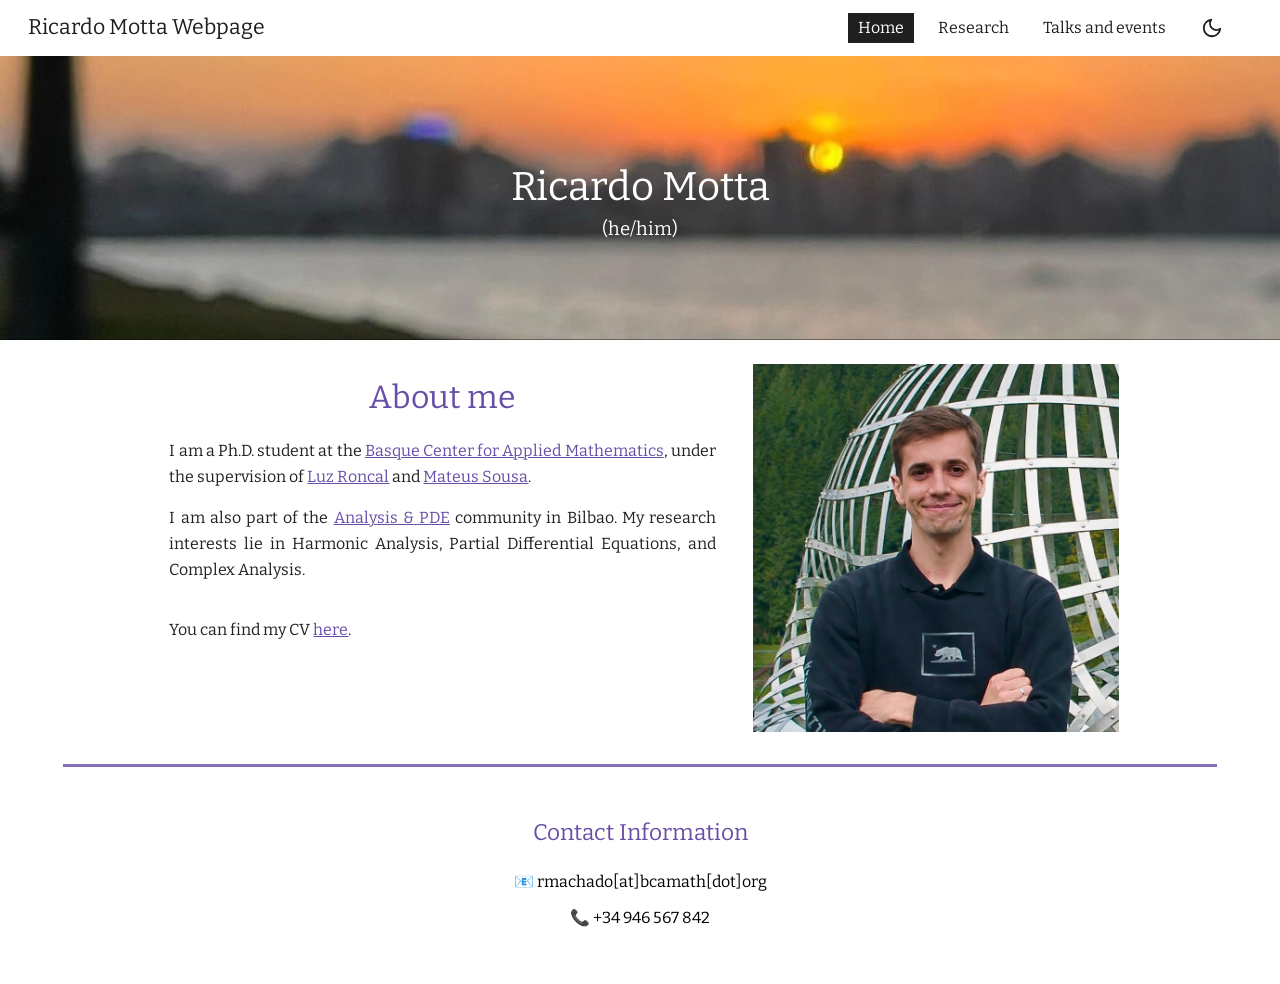
<file: index.html>
<!DOCTYPE html>
<html lang="en">

<head>
  <meta charset="utf-8">
  <meta name="viewport" content="width=device-width, initial-scale=1">
  <meta name="color-scheme" content="light dark">
  <title>Ricardo Motta Webpage</title>
  <meta property="og:title" content="Ricardo Motta Webpage">
  <meta property="og:type" content="website">
  <link rel="icon" type="image/png" href="icon.png">
  <link rel="apple-touch-icon" href="icon.png">
  <script src="assets/js/theme.js"></script>
  <link rel="stylesheet" href="assets/css/style.css">
  <script src="assets/js/main.js" defer></script>
</head>

<body>

  <!-- Top bar: site title, menu (it turns into a drawer on phones) and the light/dark mode button -->
  <header class="topbar">
    <button class="menu-button" type="button" aria-label="Open menu" aria-expanded="false" aria-controls="menu">
      <svg viewBox="0 0 24 24" aria-hidden="true">
        <path d="M3 7h18M3 12h18M3 17h18" stroke="currentColor" stroke-width="2" fill="none" />
      </svg>
    </button>
    <a class="site-title" href="./">Ricardo Motta Webpage</a>
    <nav class="menu" id="menu" aria-label="Main menu">
      <ul>
        <li><a href="./" aria-current="page">Home</a></li>
        <li><a href="research">Research</a></li>
        <li><a href="talks-and-events">Talks and events</a></li>
      </ul>
    </nav>
    <button class="theme-toggle" type="button" aria-label="Switch between light and dark mode" title="Switch between light and dark mode">
      <svg class="moon" viewBox="0 0 24 24" aria-hidden="true">
        <path d="M21 12.79A9 9 0 1 1 11.21 3 7 7 0 0 0 21 12.79z" stroke="currentColor" stroke-width="2" stroke-linejoin="round" fill="none" />
      </svg>
      <svg class="sun" viewBox="0 0 24 24" aria-hidden="true">
        <circle cx="12" cy="12" r="5" stroke="currentColor" stroke-width="2" fill="none" />
        <path d="M12 1v2M12 21v2M4.22 4.22l1.42 1.42M18.36 18.36l1.42 1.42M1 12h2M21 12h2M4.22 19.78l1.42-1.42M18.36 5.64l1.42-1.42" stroke="currentColor" stroke-width="2" stroke-linecap="round" />
      </svg>
    </button>
    <div class="backdrop"></div>
  </header>

  <main>

    <!-- Banner: to change the photo, change the file name below (leave out style="..." to use the default photo) -->
    <section class="banner" style="background-image: url('assets/images/homepg.jpg')">
      <div class="container">
        <div class="row">
          <div class="col col-12">
            <div class="box">
              <h1 class="banner-title">Ricardo Motta</h1>
              <p class="banner-subtitle">(he/him)</p>
            </div>
          </div>
        </div>
      </div>
    </section>

    <!-- About me (text on the left, photo on the right) -->
    <section class="section">
      <div class="container">
        <div class="row">
          <div class="col col-6">
            <div class="box">
              <h2 class="center">About me</h2>
              <p class="justify">I am a Ph.D. student at the <a href="https://www.bcamath.org/en" target="_blank"
                  rel="noopener">Basque Center for Applied Mathematics</a>, under the supervision of <a
                  href="https://sites.google.com/view/luzroncal" target="_blank" rel="noopener">Luz Roncal</a> and <a
                  href="https://sites.google.com/view/mateus-sousa" target="_blank" rel="noopener">Mateus Sousa</a>.</p>
              <p class="justify">I am also part of the <a href="https://sites.google.com/view/apdebilbao"
                  target="_blank" rel="noopener">Analysis &amp; PDE</a> community in Bilbao. My research interests lie
                in Harmonic Analysis, Partial Differential Equations, and Complex Analysis.</p>
              <br>
              <p>You can find my CV <a
                  href="https://drive.google.com/file/d/1EZCPPfzmLNRPBYPL_T8WK_rPiMproRxJ/view?usp=sharing"
                  target="_blank" rel="noopener">here</a>.</p>
            </div>
          </div>
          <div class="col col-4">
            <img class="photo" src="assets/images/profile.jpg" alt="Ricardo Motta">
          </div>
        </div>
      </div>
    </section>

    <!-- Divider line -->
    <section class="section divider-section">
      <div class="container">
        <div class="row">
          <div class="col col-12">
            <hr class="divider">
          </div>
        </div>
      </div>
    </section>

    <!-- Contact -->
    <section class="section">
      <div class="container">
        <div class="row">
          <div class="col col-10">
            <div class="box center contact">
              <h3>Contact Information</h3>
              <p>📧 rmachado[at]bcamath[dot]org</p>
              <p class="phone"><span class="invert-in-dark">📞</span> +34 946 567 842</p>
              <br>
            </div>
          </div>
        </div>
      </div>
    </section>

  </main>

</body>

</html>
</file>
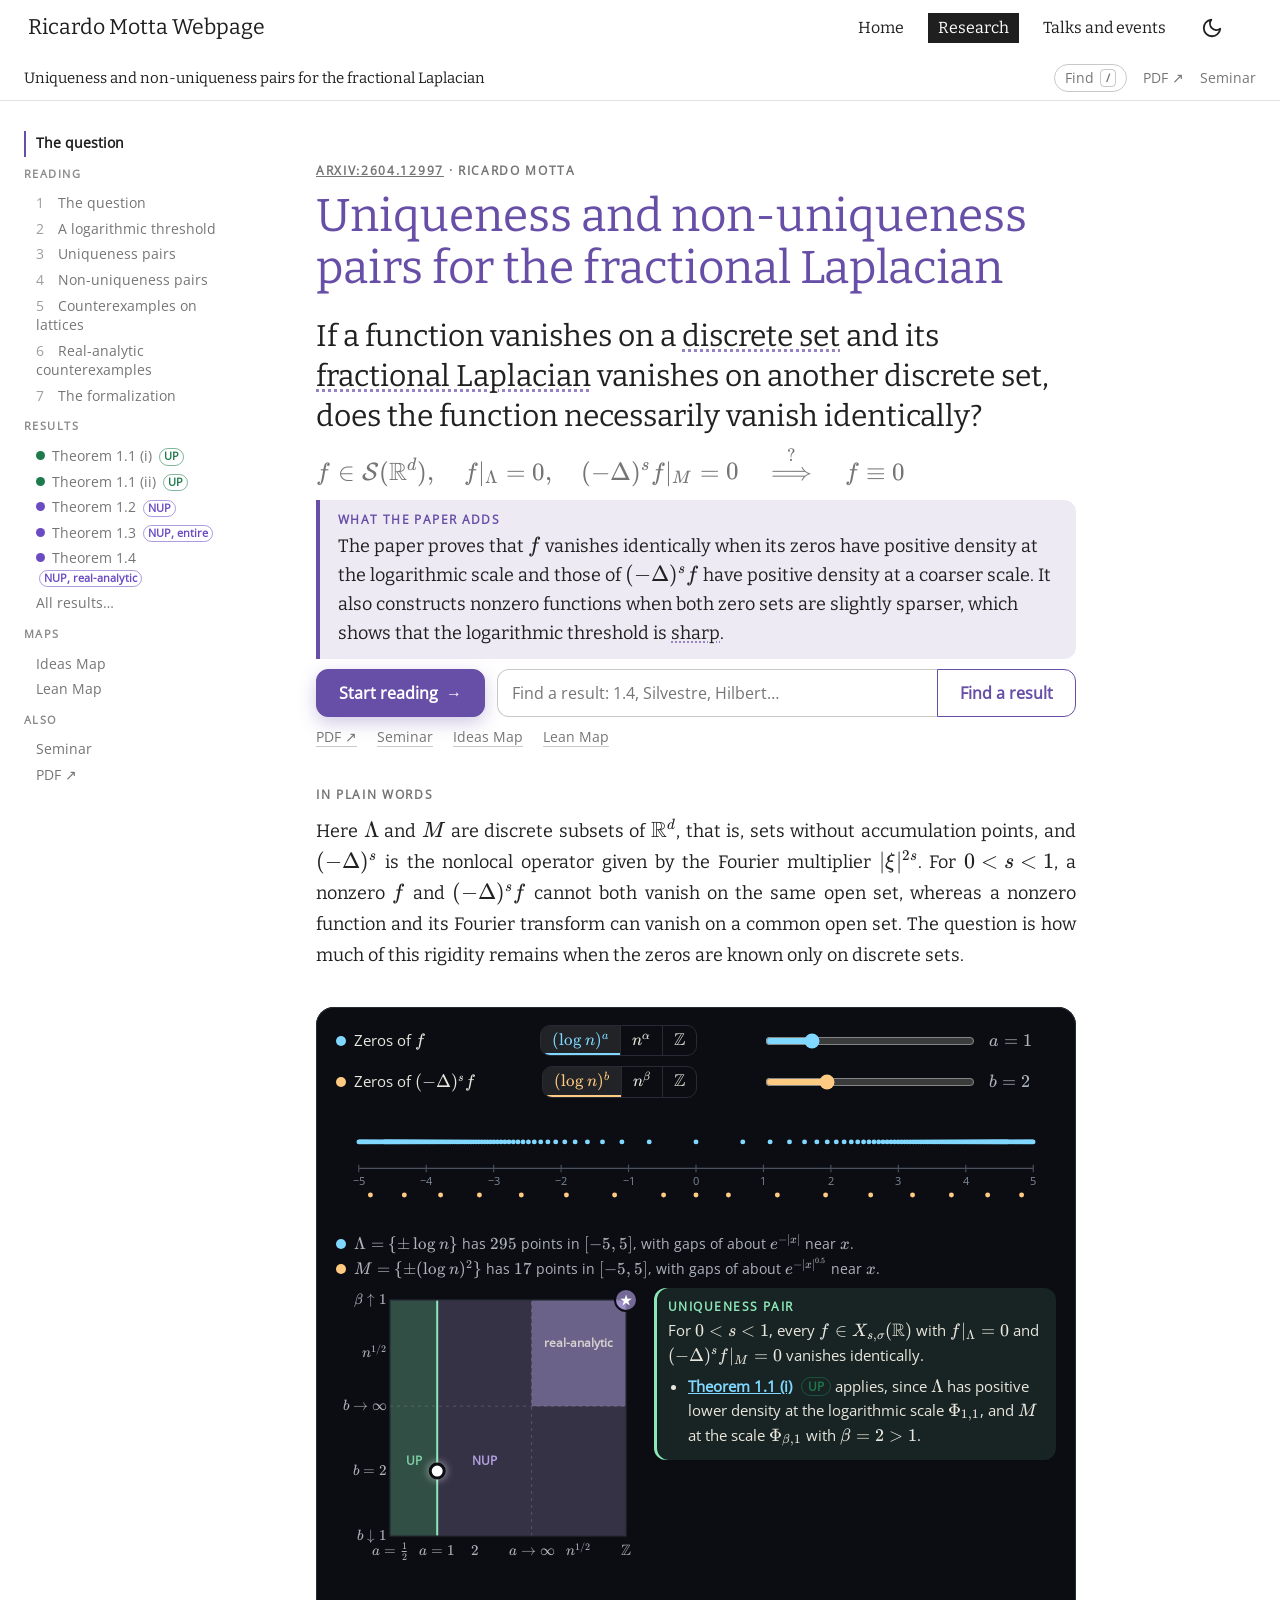
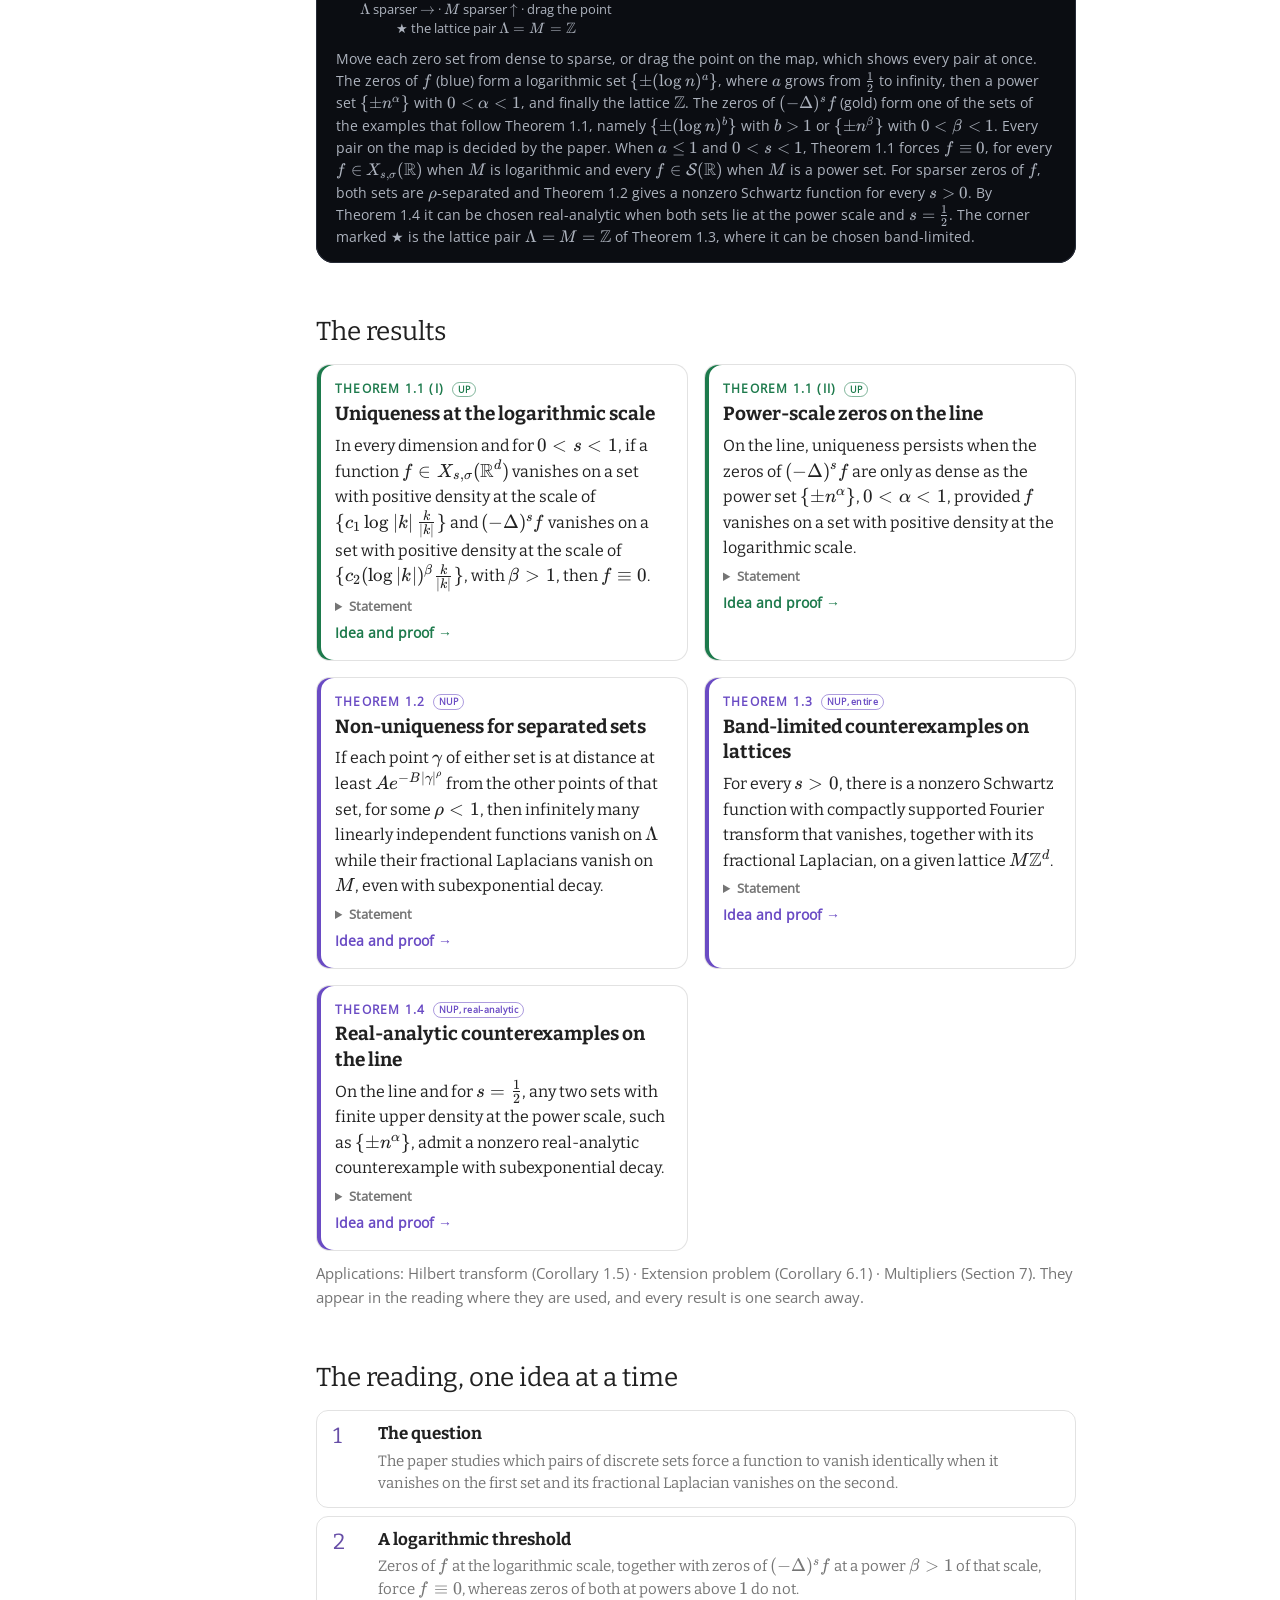
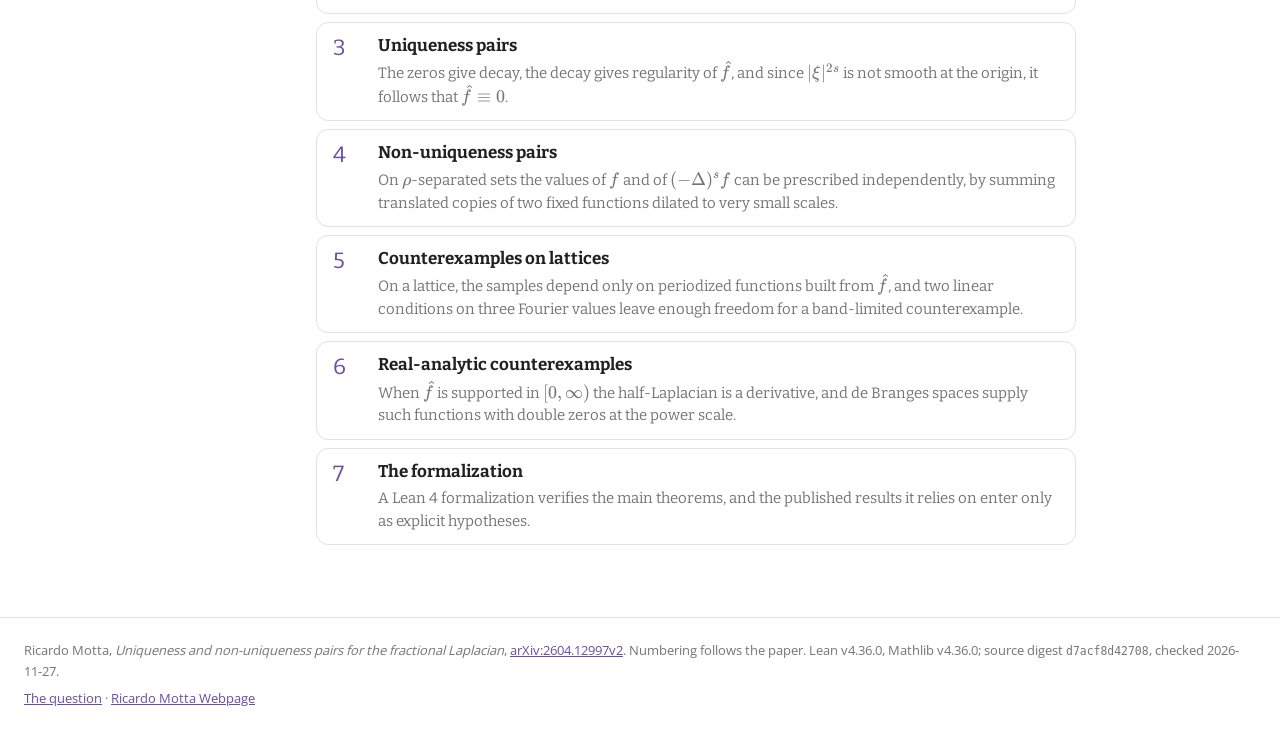
<file: papers/fractional-laplacian-uniqueness/index.html>
<!DOCTYPE html>
<html lang="en">
<head>
  <meta charset="utf-8">
  <meta name="viewport" content="width=device-width, initial-scale=1">
  <meta name="color-scheme" content="light dark">
  <title>Uniqueness and non-uniqueness pairs for the fractional Laplacian</title>
  <meta name="description" content="If a function vanishes on a discrete set and its fractional Laplacian vanishes on another discrete set, does the function necessarily vanish identically? A reading companion to Uniqueness and non-uniqueness pairs for the fractional Laplacian (arXiv:2604.12997).">
  <meta property="og:title" content="Uniqueness and non-uniqueness pairs for the fractional Laplacian">
  <meta property="og:type" content="website">
  <link rel="canonical" href="https://rcdmotta.github.io/papers/fractional-laplacian-uniqueness/">
  <script src="../../assets/js/theme.js"></script>
  <link rel="icon" type="image/png" href="../../icon.png">
  <link rel="apple-touch-icon" href="../../icon.png">
  <link rel="stylesheet" href="../../assets/css/style.css">
  <link rel="stylesheet" href="vendor/katex/katex.min.css">
  <link rel="stylesheet" href="assets/style.css?v=52f5fea0fd">
  <script src="../../assets/js/main.js" defer></script>
  <script src="vendor/katex/katex.min.js" defer></script>
  <script src="vendor/katex/contrib/auto-render.min.js" defer></script>
  <script src="assets/figures.js?v=52f5fea0fd" defer></script>
  <script src="assets/lean.js?v=52f5fea0fd" defer></script>
  <script src="assets/reader.js?v=52f5fea0fd" defer></script>
  <script type="application/json" id="katex-macros">{"\\supp": "\\mathrm{supp}~", "\\RE": "\\mathrm{Re}", "\\IM": "\\mathrm{Im}", "\\labelenumi": "\\textnormal{(}\\roman{enumi}\\textnormal{)}", "\\dmu": "\\, \\mathrm{d}\\mu", "\\dy": "\\, \\mathrm{d}y", "\\dx": "\\, \\mathrm{d}x", "\\dt": "\\, \\mathrm{d}t", "\\dr": "\\, \\mathrm{d}r", "\\dw": "\\, \\mathrm{d}w", "\\dz": "\\, \\mathrm{d}z", "\\dxi": "\\, \\mathrm{d}\\xi", "\\dnu": "\\, \\mathrm{d}\\nu", "\\sgn": "\\mathrm{sgn}", "\\st": "\\mathrel{:}", "\\l": "\\lambda", "\\dist": "\\operatorname{dist}", "\\defi": "\\stackrel{\\mathrm{def}}{=}\\, #1", "\\hp": "\\left(#1\\right)", "\\hn": "\\left\\|#1\\right\\|", "\\hmm": "\\left|#1\\right|", "\\ha": "\\left\\langle#1\\right\\rangle", "\\hce": "\\left\\lceil#1\\right\\rceil", "\\hfl": "\\left\\lfloor#1\\right\\rfloor", "\\hbra": "\\left[#1\\right]", "\\hch": "\\left\\{#1\\right\\}", "\\R": "\\mathbb{R}", "\\T": "\\mathbb{T}", "\\N": "\\mathbb{N}", "\\Z": "\\mathbb{Z}", "\\C": "\\mathbb{C}", "\\F": "\\mathbb{F}", "\\Q": "\\mathbb{Q}", "\\A": "\\mathcal{A}", "\\B": "\\mathcal{B}", "\\L": "\\mathcal{L}", "\\E": "\\mathcal{E}", "\\G": "\\mathcal{G}", "\\P": "\\mathcal{P}", "\\V": "\\mathcal{V}", "\\X": "\\mathcal{X}", "\\H": "\\mathcal{H}", "\\Sp": "\\mathcal{S}", "\\D": "\\mathrm{D}", "\\GL": "\\mathrm{GL}", "\\Cm": "\\mathsf{C}", "\\Hm": "\\mathsf{H}", "\\Sm": "\\mathsf{S}", "\\UP": "\\mathsf{UP}_{\\mathit{s}}", "\\NUP": "\\mathsf{NUP}_{\\mathit{s}}"}</script>
  <script type="application/json" id="site-config">{"firstChapter": "ch-question", "chapters": ["ch-question", "ch-answer", "ch-uniqueness", "ch-interpolation", "ch-lattices", "ch-analytic", "ch-lean"], "settings": [{"id": "u1", "label": "Theorem 1.1 (i) <span class=\"rtag fam-uniqueness\">UP<\/span>", "short": "1.1 (i)", "item": "thm-1.1-i", "sub": "any dimension, on X_{s,σ}", "group": "Uniqueness"}, {"id": "u2", "label": "Theorem 1.1 (ii) <span class=\"rtag fam-uniqueness\">UP<\/span>", "short": "1.1 (ii)", "item": "thm-1.1-ii", "sub": "the line, power scale", "group": "Uniqueness"}, {"id": "n2", "label": "Theorem 1.2 <span class=\"rtag fam-non-uniqueness\">NUP<\/span>", "short": "1.2", "item": "thm-1.2", "sub": "ρ-separated pairs", "group": "Non-uniqueness"}, {"id": "n3", "label": "Theorem 1.3 <span class=\"rtag fam-non-uniqueness\">NUP, entire<\/span>", "short": "1.3", "item": "thm-1.3", "sub": "lattices, band-limited", "group": "Non-uniqueness"}, {"id": "n4", "label": "Theorem 1.4 <span class=\"rtag fam-non-uniqueness\">NUP, real-analytic<\/span>", "short": "1.4", "item": "thm-1.4", "sub": "real analytic, s = 1/2", "group": "Non-uniqueness"}], "extraTrees": [{"id": "apps", "label": "Applications", "short": "Applications", "sub": "Corollaries 1.5 and 6.1, §7"}, {"id": "more", "label": "Further results", "short": "Further", "sub": "remarks and examples"}], "settingItem": {"u1": "thm-1.1-i", "u2": "thm-1.1-ii", "n2": "thm-1.2", "n3": "thm-1.3", "n4": "thm-1.4"}, "modules": {"m-problem": {"sets": ["u1", "u2", "n2", "n3", "n4"], "part": "intro", "app": null}, "m-statement": {"sets": ["u1", "u2", "n2", "n3", "n4"], "part": "intro", "app": null}, "m-densities": {"sets": ["u1", "u2", "n4"], "part": "intro", "app": null}, "m-separated": {"sets": ["n2", "n4"], "part": "intro", "app": null}, "m-threshold": {"sets": ["u1", "n2"], "part": "intro", "app": null}, "m-fraclap": {"sets": ["u1", "u2", "n2", "n3", "n4"], "part": "prelim", "app": null}, "m-near-zeros": {"sets": ["u1", "u2"], "part": "part1", "app": null}, "m-decay-f": {"sets": ["u1", "u2"], "part": "part1", "app": null}, "m-silvestre": {"sets": ["u1"], "part": "part1", "app": null}, "m-rolle": {"sets": ["u2"], "part": "part1", "app": null}, "m-decay-g": {"sets": ["u1", "u2"], "part": "part1", "app": null}, "m-analytic": {"sets": ["u1", "u2"], "part": "part1", "app": null}, "m-smooth": {"sets": ["u1", "u2"], "part": "part1", "app": null}, "m-multiplier": {"sets": ["u1", "u2"], "part": "part1", "app": null}, "m-flatness": {"sets": ["u1", "u2"], "part": "part1", "app": null}, "m-continuation": {"sets": ["u1", "u2"], "part": "part1", "app": null}, "m-frame": {"sets": ["u1", "u2"], "part": "part1", "app": null}, "m-gevrey": {"sets": ["n2", "n4"], "part": "part2", "app": null}, "m-phi-psi": {"sets": ["n2"], "part": "part2", "app": null}, "m-counting": {"sets": ["n2"], "part": "part2", "app": null}, "m-scaling": {"sets": ["n2"], "part": "part2", "app": null}, "m-radii": {"sets": ["n2"], "part": "part2", "app": null}, "m-interpolation": {"sets": ["n2"], "part": "part2", "app": null}, "m-enlarge": {"sets": ["n2"], "part": "part2", "app": null}, "m-family": {"sets": ["n2"], "part": "part2", "app": null}, "m-sharp-pq": {"sets": ["n2"], "part": "part2", "app": null}, "m-periodization": {"sets": ["n3"], "part": "part2", "app": null}, "m-translates": {"sets": ["n3"], "part": "part2", "app": null}, "m-measure-densities": {"sets": ["n4"], "part": "part2", "app": null}, "m-claim1": {"sets": ["n4"], "part": "part2", "app": null}, "m-debranges": {"sets": ["n4"], "part": "part2", "app": null}, "m-blaschke": {"sets": ["n4"], "part": "part2", "app": null}, "m-model-space": {"sets": ["n4"], "part": "part2", "app": null}, "m-transfer": {"sets": ["n4"], "part": "part2", "app": null}, "m-derivatives": {"sets": ["n4"], "part": "part2", "app": null}, "m-half-laplacian": {"sets": ["n4"], "part": "part2", "app": null}, "m-assemble": {"sets": ["n4"], "part": "part2", "app": null}, "m-hilbert": {"sets": ["u2", "n4"], "part": "part3", "app": "hilbert"}, "m-extension": {"sets": ["u1", "n2"], "part": "part3", "app": "extension"}, "m-multipliers": {"sets": ["u1", "n3"], "part": "part3", "app": "multipliers"}}, "readerData": "assets/reader-data.js?v=d31ae76087", "leanData": "assets/lean-data.js?v=adb298b152", "pdf": "paper/2604.12997v2.pdf", "defaults": {"g": "u1"}, "leanView": {"title": "Lean formalization", "hint": "Choose a result. Each box is a step of its proof, numbered as on the result's page and in the Ideas Map, and each line is a Lean declaration. Click a declaration to see its statement, the paper's formula and the Lean code, with arrows to the declarations it uses. Zoom with the buttons, with Ctrl and the mouse wheel or by pinching, and drag the background to move the view.", "about": "<p>The formalization is written in Lean 4 with the Mathlib library. Every proof is complete. The source\ncontains no <code>sorry<\/code>, and for every declaration <code>#print axioms<\/code> lists only <code>propext<\/code>, <code>Classical.choice<\/code> and\n<code>Quot.sound<\/code>, the standard axioms of Lean and Mathlib. The library has no axioms of its own.<\/p><p>The boxes are the steps of the proof of the chosen result. The top box contains the theorem and the\ndefinitions used in its statement. Every other declaration is placed in the most specific step that uses\nit. A declaration used by several of the results is marked SHARED, and its panel lists those results.<\/p><p>Two groups of published results are not proved in Lean. They enter as explicit hypotheses and never as\naxioms. Theorem 1.4 and Corollary 1.5 (ii) take an argument <code>T : DeBranges.Toolbox<\/code>, a structure whose\nfive fields are the reproducing kernel of a de Branges space <span class=\"cite\">[<a href=\"#ref-deB\">9<\/a>]<\/span>, the passage from meromorphic\ninner functions to de Branges spaces <span class=\"cite\">[<a href=\"#ref-Havin_Mashreghi_2003\">14<\/a>]<\/span>, Theorem A <span class=\"cite\">[<a href=\"#ref-Marzo2012\">21<\/a>]<\/span>,\nTheorem B <span class=\"cite\">[<a href=\"#ref-Fricain2008\">11<\/a>]<\/span>, and the Paley–Wiener theorem for <span class=\"m\">\\(H^2(\\mathbb C_+)\\)<\/span> (see W. Rudin,\n<em>Real and Complex Analysis<\/em>, Chapter 19). Corollary 6.1 takes an argument of type <code>CSExtension<\/code>, the\nextension of Caffarelli and Silvestre <span class=\"cite\">[<a href=\"#ref-Caffarelli2007\">7<\/a>]<\/span>. A theorem with such an argument states\nthat its conclusion holds whenever these results hold. It is marked \"proved, using the cited results\".<\/p><p>The verification can be repeated. In the folder <code>lean<\/code> of the source, <code>lake build<\/code> compiles the library,\nand <code>lake env lean scripts/ExtractDecls.lean<\/code> lists every declaration with its dependencies and axioms.\nThis page is generated from that list.<\/p>", "toolchain": "v4.36.0", "mathlib": "v4.36.0"}}</script>
</head>
<body class="companion">
  <a class="skip-link" href="#main">Skip to content</a>
  <header class="topbar">
    <button class="menu-button" type="button" aria-label="Open menu" aria-expanded="false" aria-controls="menu">
      <svg viewBox="0 0 24 24" aria-hidden="true"><path d="M3 7h18M3 12h18M3 17h18" stroke="currentColor" stroke-width="2" fill="none" /></svg>
    </button>
    <a class="site-title" href="../../">Ricardo Motta Webpage</a>
    <nav class="menu" id="menu" aria-label="Main menu"><ul><li><a href="../../">Home</a></li><li><a href="../../research" aria-current="page">Research</a></li><li><a href="../../talks-and-events">Talks and events</a></li></ul></nav>
    <button class="theme-toggle" type="button" aria-label="Switch between light and dark mode" title="Switch between light and dark mode">
      <svg class="moon" viewBox="0 0 24 24" aria-hidden="true"><path d="M21 12.79A9 9 0 1 1 11.21 3 7 7 0 0 0 21 12.79z" stroke="currentColor" stroke-width="2" stroke-linejoin="round" fill="none" /></svg>
      <svg class="sun" viewBox="0 0 24 24" aria-hidden="true"><circle cx="12" cy="12" r="5" stroke="currentColor" stroke-width="2" fill="none" /><path d="M12 1v2M12 21v2M4.22 4.22l1.42 1.42M18.36 18.36l1.42 1.42M1 12h2M21 12h2M4.22 19.78l1.42-1.42M18.36 5.64l1.42-1.42" stroke="currentColor" stroke-width="2" stroke-linecap="round" /></svg>
    </button>
    <div class="backdrop"></div>
  </header>
  <div class="paperbar"><div class="paperbar-in">
    <button type="button" class="toc-toggle" aria-controls="toc" aria-expanded="false">Contents</button>
    <a class="pb-title" href="#/">Uniqueness and non-uniqueness pairs for the fractional Laplacian</a>
    <span class="pb-tools"><button type="button" class="pb-find" data-palette aria-label="Find a result (press /)">Find <kbd>/</kbd></button><a href="paper/2604.12997v2.pdf" target="_blank" rel="noopener">PDF ↗</a><a href="#/talk">Seminar</a></span>
  </div></div>
  <div class="shell">
    <nav class="toc" id="toc" aria-label="Contents">
  <a class="toc-home" href="#/" data-route="">The question</a>
  <p class="toc-h">Reading</p><ol class="toc-list"><li><a href="#/read/ch-question" data-route="read/ch-question"><span class="pn">1</span> The question</a></li><li><a href="#/read/ch-answer" data-route="read/ch-answer"><span class="pn">2</span> A logarithmic threshold</a></li><li><a href="#/read/ch-uniqueness" data-route="read/ch-uniqueness"><span class="pn">3</span> Uniqueness pairs</a></li><li><a href="#/read/ch-interpolation" data-route="read/ch-interpolation"><span class="pn">4</span> Non-uniqueness pairs</a></li><li><a href="#/read/ch-lattices" data-route="read/ch-lattices"><span class="pn">5</span> Counterexamples on lattices</a></li><li><a href="#/read/ch-analytic" data-route="read/ch-analytic"><span class="pn">6</span> Real-analytic counterexamples</a></li><li><a href="#/read/ch-lean" data-route="read/ch-lean"><span class="pn">7</span> The formalization</a></li></ol>
  <p class="toc-h">Results</p><ul class="toc-list"><li><a href="#/r/thm-1.1-i" data-route="r/thm-1.1-i"><span class="dot fam-uniqueness"></span>Theorem 1.1 (i) <span class="rtag fam-uniqueness">UP</span></a></li><li><a href="#/r/thm-1.1-ii" data-route="r/thm-1.1-ii"><span class="dot fam-uniqueness"></span>Theorem 1.1 (ii) <span class="rtag fam-uniqueness">UP</span></a></li><li><a href="#/r/thm-1.2" data-route="r/thm-1.2"><span class="dot fam-non-uniqueness"></span>Theorem 1.2 <span class="rtag fam-non-uniqueness">NUP</span></a></li><li><a href="#/r/thm-1.3" data-route="r/thm-1.3"><span class="dot fam-non-uniqueness"></span>Theorem 1.3 <span class="rtag fam-non-uniqueness">NUP, entire</span></a></li><li><a href="#/r/thm-1.4" data-route="r/thm-1.4"><span class="dot fam-non-uniqueness"></span>Theorem 1.4 <span class="rtag fam-non-uniqueness">NUP, real-analytic</span></a></li><li><a href="#/find" data-route="find">All results…</a></li></ul>
  <p class="toc-h">Maps</p><ul class="toc-list"><li><a href="#/ideas/u1" data-route="ideas">Ideas Map</a></li><li><a href="#/lean/u1" data-route="lean">Lean Map</a></li></ul>
  <p class="toc-h">Also</p><ul class="toc-list"><li><a href="#/talk" data-route="talk">Seminar</a></li><li><a href="paper/2604.12997v2.pdf" target="_blank" rel="noopener">PDF ↗</a></li></ul>
</nav>
    <main id="main" tabindex="-1">
      <section class="view view-open" id="v-open" aria-label="The question">
  <header class="hero">
    <p class="kicker"><a href="https://arxiv.org/abs/2604.12997v2" rel="noopener">arXiv:2604.12997</a> · Ricardo Motta</p>
    <h1 class="hero-title">Uniqueness and non-uniqueness pairs for the fractional Laplacian</h1>
    <p class="hero-q">If a function vanishes on a <button type="button" class="x-term" data-x="term:discrete-set" aria-expanded="false">discrete set</button> and its <button type="button" class="x-term" data-x="term:fractional-laplacian" aria-expanded="false">fractional Laplacian</button> vanishes on another discrete set, does the function necessarily vanish identically?</p>
    <p class="hero-formal"><span class="m">\(f\in\mathcal S(\mathbb R^d),\quad f|_{\Lambda}=0,\quad (-\Delta)^sf|_{M}=0\quad\overset{?}{\Longrightarrow}\quad f\equiv0\)</span></p>
    <p class="hero-adds"><span class="adds-k">What the paper adds</span> The paper proves that <span class="m">\(f\)</span> vanishes identically when its zeros have positive density at the logarithmic scale and those of <span class="m">\((-\Delta)^s f\)</span> have positive density at a coarser scale. It also constructs nonzero functions when both zero sets are slightly sparser, which shows that the logarithmic threshold is <button type="button" class="x-term" data-x="term:logarithmic-threshold" aria-expanded="false">sharp</button>.</p>
    <div class="hero-cta">
      <a class="cta cta-main" href="#/read/ch-question">Start reading <span aria-hidden="true">→</span></a>
      <form class="cta-find" role="search" data-find>
        <label class="vh" for="hero-find">Find a result by name or number</label>
        <input id="hero-find" type="search" autocomplete="off" placeholder="Find a result: 1.4, Silvestre, Hilbert…">
        <button type="submit" class="cta cta-second">Find a result</button>
        <div class="find-pop" role="listbox" hidden></div>
      </form>
    </div>
    <p class="hero-short"><a href="paper/2604.12997v2.pdf" target="_blank" rel="noopener">PDF ↗</a><a href="#/talk">Seminar</a><a href="#/ideas/u1">Ideas Map</a><a href="#/lean/u1">Lean Map</a></p>
  </header>
  <div class="hero-plain"><p class="kicker">In plain words</p><p>Here <span class="m">\(\Lambda\)</span> and <span class="m">\(M\)</span> are discrete subsets of <span class="m">\(\mathbb R^d\)</span>, that is, sets without accumulation points, and <span class="m">\((-\Delta)^s\)</span> is the nonlocal operator given by the Fourier multiplier <span class="m">\(|\xi|^{2s}\)</span>. For <span class="m">\(0&lt;s&lt;1\)</span>, a nonzero <span class="m">\(f\)</span> and <span class="m">\((-\Delta)^sf\)</span> cannot both vanish on the same open set, whereas a nonzero function and its Fourier transform can vanish on a common open set. The question is how much of this rigidity remains when the zeros are known only on discrete sets.</p></div>
  <figure class="stage stage-open" data-figure="threshold"><figcaption>Move each zero set from dense to sparse, or drag the point on the map, which shows every pair at once. The zeros of <span class="m">\(f\)</span> (blue) form a logarithmic set <span class="m">\(\{\pm(\log n)^a\}\)</span>, where <span class="m">\(a\)</span> grows from <span class="m">\(\frac12\)</span> to infinity, then a power set <span class="m">\(\{\pm n^\alpha\}\)</span> with <span class="m">\(0&lt;\alpha&lt;1\)</span>, and finally the lattice <span class="m">\(\mathbb Z\)</span>. The zeros of <span class="m">\((-\Delta)^sf\)</span> (gold) form one of the sets of the examples that follow Theorem 1.1, namely <span class="m">\(\{\pm(\log n)^b\}\)</span> with <span class="m">\(b&gt;1\)</span> or <span class="m">\(\{\pm n^\beta\}\)</span> with <span class="m">\(0&lt;\beta&lt;1\)</span>. Every pair on the map is decided by the paper. When <span class="m">\(a\le1\)</span> and <span class="m">\(0&lt;s&lt;1\)</span>, Theorem 1.1 forces <span class="m">\(f\equiv0\)</span>, for every <span class="m">\(f\in X_{s,\sigma}(\mathbb R)\)</span> when <span class="m">\(M\)</span> is logarithmic and every <span class="m">\(f\in\mathcal S(\mathbb R)\)</span> when <span class="m">\(M\)</span> is a power set. For sparser zeros of <span class="m">\(f\)</span>, both sets are <span class="m">\(\rho\)</span>-separated and Theorem 1.2 gives a nonzero Schwartz function for every <span class="m">\(s&gt;0\)</span>. By Theorem 1.4 it can be chosen real-analytic when both sets lie at the power scale and <span class="m">\(s=\frac12\)</span>. The corner marked ★ is the lattice pair <span class="m">\(\Lambda=M=\mathbb Z\)</span> of Theorem 1.3, where it can be chosen band-limited.</figcaption></figure>
  <section class="featured" aria-labelledby="h-results">
    <h2 id="h-results" class="sec-h">The results</h2>
    <div class="cards"><article class="rcard fam-uniqueness" data-r="thm-1.1-i"><a class="rcard-head" href="#/r/thm-1.1-i"><span class="rnum">Theorem 1.1 (i) <span class="rtag fam-uniqueness">UP</span></span><span class="rname">Uniqueness at the logarithmic scale</span></a><p class="rplain">In every dimension and for <span class="m">\(0&lt;s&lt;1\)</span>, if a function <span class="m">\(f\in X_{s,\sigma}(\mathbb R^d)\)</span> vanishes on a set with positive density at the scale of <span class="m">\(\{c_1\log|k|\,\frac{k}{|k|}\}\)</span> and <span class="m">\((-\Delta)^sf\)</span> vanishes on a set with positive density at the scale of <span class="m">\(\{c_2(\log|k|)^\beta\frac{k}{|k|}\}\)</span>, with <span class="m">\(\beta&gt;1\)</span>, then <span class="m">\(f\equiv0\)</span>.</p><details class="rstmt"><summary>Statement</summary><div class="tex-thm"><span class="tex-thm-head"><b>Theorem 1.1</b>.</span> <div class="tp"><span class="anchor"></span> Let <span class="m">\(\Hm=\Sp(\R^d)\)</span>, <span class="m">\(0&lt;\alpha,s&lt;1\)</span>, and <span class="m">\(\Lambda,M\subset \mathbb{R}^d\)</span> be discrete. Set <span class="m">\(\beta = \alpha^{-1}\)</span>. Then <span class="m">\((\Lambda, M)\)</span> is a <span class="m">\(\UP\)</span> for <span class="m">\(\Hm\)</span> in each of the following cases:</div><ol class="tex-list"><li><span class="item-label">(i)</span><div class="li-body"><span class="anchor"></span> <span class="m">\(d\ge 1\)</span>, and there exist <span class="m">\(c_1,c_2&gt;0\)</span> such that <span class="m">\(\D^-_{\Phi_{1,c_1}}(\Lambda)&gt;0\)</span> and <span class="m">\(\D^-_{\Phi_{\beta,c_2}}(M)&gt;0\)</span>. </div></li></ol></div></details><a class="rgo" href="#/r/thm-1.1-i">Idea and proof →</a></article><article class="rcard fam-uniqueness" data-r="thm-1.1-ii"><a class="rcard-head" href="#/r/thm-1.1-ii"><span class="rnum">Theorem 1.1 (ii) <span class="rtag fam-uniqueness">UP</span></span><span class="rname">Power-scale zeros on the line</span></a><p class="rplain">On the line, uniqueness persists when the zeros of <span class="m">\((-\Delta)^sf\)</span> are only as dense as the power set <span class="m">\(\{\pm n^\alpha\}\)</span>, <span class="m">\(0&lt;\alpha&lt;1\)</span>, provided <span class="m">\(f\)</span> vanishes on a set with positive density at the logarithmic scale.</p><details class="rstmt"><summary>Statement</summary><div class="tex-thm"><span class="tex-thm-head"><b>Theorem 1.1</b>.</span> <div class="tp"><span class="anchor"></span> Let <span class="m">\(\Hm=\Sp(\R^d)\)</span>, <span class="m">\(0&lt;\alpha,s&lt;1\)</span>, and <span class="m">\(\Lambda,M\subset \mathbb{R}^d\)</span> be discrete. Set <span class="m">\(\beta = \alpha^{-1}\)</span>. Then <span class="m">\((\Lambda, M)\)</span> is a <span class="m">\(\UP\)</span> for <span class="m">\(\Hm\)</span> in each of the following cases:</div><ol class="tex-list"><li><span class="item-label">(ii)</span><div class="li-body"><span class="anchor"></span> <span class="m">\(d=1\)</span>, and there exist <span class="m">\(c&gt;0\)</span> such that <span class="m">\(\D^-_{\Phi_{1,c}}(\Lambda)&gt;0\)</span> and <span class="m">\(\D^-_{G_{\alpha}}(M)&gt;0\)</span>. </div></li></ol></div></details><a class="rgo" href="#/r/thm-1.1-ii">Idea and proof →</a></article><article class="rcard fam-non-uniqueness" data-r="thm-1.2"><a class="rcard-head" href="#/r/thm-1.2"><span class="rnum">Theorem 1.2 <span class="rtag fam-non-uniqueness">NUP</span></span><span class="rname">Non-uniqueness for separated sets</span></a><p class="rplain">If each point <span class="m">\(\gamma\)</span> of either set is at distance at least <span class="m">\(Ae^{-B|\gamma|^\rho}\)</span> from the other points of that set, for some <span class="m">\(\rho&lt;1\)</span>, then infinitely many linearly independent functions vanish on <span class="m">\(\Lambda\)</span> while their fractional Laplacians vanish on <span class="m">\(M\)</span>, even with subexponential decay.</p><details class="rstmt"><summary>Statement</summary><div class="tp"><div class="tex-thm"><span class="tex-thm-head"><b>Theorem 1.2</b>.</span> <span class="anchor"></span> Let <span class="m">\(0&lt;\rho&lt;1\)</span>, <span class="m">\(s&gt;0\)</span>, and <span class="m">\(0&lt;p,q&lt;1\)</span>. Let <span class="m">\(\Lambda, M\subset\R^d\)</span> be <span class="m">\(\rho\)</span>-separated satisfying <a class="ref" href="#/r/eq-1.4">(1.4)</a>. Then <span class="m">\(\{f\in\mathcal S_s^{p,q}(\mathbb{R}^d) \st f|_\Lambda=0 \text{ and } (-\Delta)^s f|_M=0\}\)</span> is infinite-dimensional. In particular, <span class="m">\((\Lambda,M)\)</span> is a <span class="m">\(\NUP\)</span> for <span class="m">\(\mathcal S_s^{p,q}(\mathbb{R}^d)\)</span>. </div></div></details><a class="rgo" href="#/r/thm-1.2">Idea and proof →</a></article><article class="rcard fam-non-uniqueness" data-r="thm-1.3"><a class="rcard-head" href="#/r/thm-1.3"><span class="rnum">Theorem 1.3 <span class="rtag fam-non-uniqueness">NUP, entire</span></span><span class="rname">Band-limited counterexamples on lattices</span></a><p class="rplain">For every <span class="m">\(s&gt;0\)</span>, there is a nonzero Schwartz function with compactly supported Fourier transform that vanishes, together with its fractional Laplacian, on a given lattice <span class="m">\(M\mathbb Z^d\)</span>.</p><details class="rstmt"><summary>Statement</summary><div class="tp"><div class="tex-thm"><span class="tex-thm-head"><b>Theorem 1.3</b>.</span> <span class="anchor"></span> Let <span class="m">\(s&gt;0\)</span>, <span class="m">\(M\in \GL_d(\R)\)</span> and <span class="m">\(\Hm = \{f \in \Sp(\R^d) \st \widehat{f} \in C_c^\infty(\R^d)\}\)</span>. Then <span class="m">\((M\Z^d,M\Z^d)\)</span> is a <span class="m">\(\NUP\)</span> for <span class="m">\(\Hm\)</span>.  </div></div></details><a class="rgo" href="#/r/thm-1.3">Idea and proof →</a></article><article class="rcard fam-non-uniqueness" data-r="thm-1.4"><a class="rcard-head" href="#/r/thm-1.4"><span class="rnum">Theorem 1.4 <span class="rtag fam-non-uniqueness">NUP, real-analytic</span></span><span class="rname">Real-analytic counterexamples on the line</span></a><p class="rplain">On the line and for <span class="m">\(s=\frac12\)</span>, any two sets with finite upper density at the power scale, such as <span class="m">\(\{\pm n^\alpha\}\)</span>, admit a nonzero real-analytic counterexample with subexponential decay.</p><details class="rstmt"><summary>Statement</summary><div class="tp"><div class="tex-thm"><span class="tex-thm-head"><b>Theorem 1.4</b>.</span> <span class="anchor"></span> Let <span class="m">\(0&lt;\alpha, p,q &lt;1\)</span> and let <span class="m">\(\Lambda,M\subset \R\)</span> be discrete. If both <span class="m">\(\D^+_{G_\alpha}(\Lambda)\)</span> and <span class="m">\(\D^+_{G_\alpha}(M)\)</span> are finite, then <span class="m">\((\Lambda, M)\)</span> is a <span class="m">\(\mathsf{NUP}_{\frac{1}{2}}\)</span> for <span class="m">\(\mathcal{S}_{1/2}^{p,q}(\mathbb{R})\cap \mathscr{H}(\R)\)</span>. </div></div></details><a class="rgo" href="#/r/thm-1.4">Idea and proof →</a></article></div>
    <p class="muted apps-line">Applications: Hilbert transform (Corollary 1.5) · Extension problem (Corollary 6.1) · Multipliers (Section 7). They appear in the reading where they are used, and every result is one search away.</p>
  </section>
  <section class="pathlist" aria-labelledby="h-path">
    <h2 id="h-path" class="sec-h">The reading, one idea at a time</h2>
    <ol class="path"><li><a href="#/read/ch-question"><span class="pn">1</span><span class="pt">The question</span><span class="pl">The paper studies which pairs of discrete sets force a function to vanish identically when it vanishes on the first set and its fractional Laplacian vanishes on the second.</span></a></li><li><a href="#/read/ch-answer"><span class="pn">2</span><span class="pt">A logarithmic threshold</span><span class="pl">Zeros of <span class="m">\(f\)</span> at the logarithmic scale, together with zeros of <span class="m">\((-\Delta)^sf\)</span> at a power <span class="m">\(\beta&gt;1\)</span> of that scale, force <span class="m">\(f\equiv0\)</span>, whereas zeros of both at powers above <span class="m">\(1\)</span> do not.</span></a></li><li><a href="#/read/ch-uniqueness"><span class="pn">3</span><span class="pt">Uniqueness pairs</span><span class="pl">The zeros give decay, the decay gives regularity of <span class="m">\(\widehat f\)</span>, and since <span class="m">\(|\xi|^{2s}\)</span> is not smooth at the origin, it follows that <span class="m">\(\widehat f\equiv0\)</span>.</span></a></li><li><a href="#/read/ch-interpolation"><span class="pn">4</span><span class="pt">Non-uniqueness pairs</span><span class="pl">On <span class="m">\(\rho\)</span>-separated sets the values of <span class="m">\(f\)</span> and of <span class="m">\((-\Delta)^sf\)</span> can be prescribed independently, by summing translated copies of two fixed functions dilated to very small scales.</span></a></li><li><a href="#/read/ch-lattices"><span class="pn">5</span><span class="pt">Counterexamples on lattices</span><span class="pl">On a lattice, the samples depend only on periodized functions built from <span class="m">\(\widehat f\)</span>, and two linear conditions on three Fourier values leave enough freedom for a band-limited counterexample.</span></a></li><li><a href="#/read/ch-analytic"><span class="pn">6</span><span class="pt">Real-analytic counterexamples</span><span class="pl">When <span class="m">\(\widehat f\)</span> is supported in <span class="m">\([0,\infty)\)</span> the half-Laplacian is a derivative, and de Branges spaces supply such functions with double zeros at the power scale.</span></a></li><li><a href="#/read/ch-lean"><span class="pn">7</span><span class="pt">The formalization</span><span class="pl">A Lean 4 formalization verifies the main theorems, and the published results it relies on enter only as explicit hypotheses.</span></a></li></ol>
  </section>
</section>
      <section class="view view-read" id="v-read" hidden aria-live="polite"></section>
      <section class="view view-result" id="v-result" hidden></section>
      <section class="view view-find" id="v-find" hidden>
        <p class="kicker">Find a result</p><h1 class="view-title">Every result of the paper</h1>
        <p class="muted">By number (3.2, (2.6), 1.4), by name (Silvestre, Hilbert, de Branges) or by a word of the statement.</p>
        <form class="find-form" role="search" data-find-page><label class="vh" for="find-q">Search the results</label>
          <input id="find-q" type="search" autocomplete="off" placeholder="Number, name or word"></form>
        <div class="find-list"></div>
        <section class="refs" aria-labelledby="h-refs"><h2 class="sec-h" id="h-refs">References of the paper</h2><ol class="bib"><li id="ref-AE1"><span class="bib-n">[1]</span> V. Adolfsson and L. Escauriaza, <em><span class="m">\(C^{1,\alpha}\)</span> domains and unique continuation at the boundary</em>, Communications on Pure and Applied Mathematics <b>50</b> (1997), no.&nbsp;10, 935–969. <a href="https://doi.org/10.1002/(SICI)1097-0312(199710)50:10&lt;935::AID-CPA1&gt;3.0.CO;2-H" rel="noopener"><span class="sc">doi <small>↗</small></span></a></li><li id="ref-Adve2023"><span class="bib-n">[2]</span> A. Adve, <em>Density criteria for Fourier uniqueness phenomena in <span class="m">\(\mathbb{R}^d\)</span></em>, 2023. <a href="https://arxiv.org/abs/2306.07475" rel="noopener">arXiv:2306.07475 <small>↗</small></a></li><li id="ref-BaranovHavin"><span class="bib-n">[3]</span> A.&nbsp;Baranov, A.&nbsp;Borichev, and V.&nbsp;Havin, <em>Majorants of Meromorphic Functions with Fixed Poles</em>, Indiana University Mathematics Journal <b>56</b> (2007), no.&nbsp;4, 1595–1628. <a href="https://www.jstor.org/stable/24902743" rel="noopener"><span class="sc">url <small>↗</small></span></a></li><li id="ref-Benyi2007"><span class="bib-n">[4]</span> Á. Bényi, K. Gröchenig, K. A. Okoudjou, and L. G. Rogers, <em>Unimodular Fourier multipliers for modulation spaces</em>, Journal of Functional Analysis <b>246</b> (2007), no.&nbsp;2, 366–384. <a href="https://doi.org/10.1016/j.jfa.2006.12.019" rel="noopener"><span class="sc">doi <small>↗</small></span></a></li><li id="ref-BeurlingMalliavin1967"><span class="bib-n">[5]</span> A. Beurling and P. Malliavin, <em>On the closure of characters and the zeros of entire functions</em>, Acta Mathematica <b>118</b> (1967), 79–93. <a href="https://doi.org/10.1007/BF02392477" rel="noopener"><span class="sc">doi <small>↗</small></span></a></li><li id="ref-BourgainWolff1990"><span class="bib-n">[6]</span> J. Bourgain and T. Wolff, <em>A remark on gradients of harmonic functions in dimension <span class="m">\(\geq 3\)</span></em>, Colloquium Mathematicae <b>60–61</b> (1990), no.&nbsp;1, 253–260. <a href="http://eudml.org/doc/265066" rel="noopener"><span class="sc">url <small>↗</small></span></a></li><li id="ref-Caffarelli2007"><span class="bib-n">[7]</span> L. Caffarelli and L. Silvestre, <em>An Extension Problem Related to the Fractional Laplacian</em>, Communications in Partial Differential Equations <b>32</b> (2007), no.&nbsp;8, 1245–1260. <a href="https://doi.org/10.1080/03605300600987306" rel="noopener"><span class="sc">doi <small>↗</small></span></a></li><li id="ref-CohnKumarMillerRadchenkoViazovska2017"><span class="bib-n">[8]</span> H. Cohn, A. Kumar, S. D. Miller, D. Radchenko, and M. S. Viazovska, <em>The sphere packing problem in dimension&nbsp;24</em>, Ann. of Math. <b>185</b> (2017), no.&nbsp;3, 1017–1033. <a href="https://www.doi.org/10.4007/annals.2017.185.3.8" rel="noopener"><span class="sc">doi <small>↗</small></span></a></li><li id="ref-deB"><span class="bib-n">[9]</span> L. de&nbsp;Branges, <em>Hilbert Spaces of Entire Functions</em>, Prentice–Hall Series in Modern Analysis, NJ, 1968.</li><li id="ref-FallFelli2014"><span class="bib-n">[10]</span> M. M. Fall and V. Felli, <em>Unique Continuation Property and Local Asymptotics of Solutions to Fractional Elliptic Equations</em>, Communications in Partial Differential Equations <b>39</b> (2014), no.&nbsp;2, 354–397. <a href="https://doi.org/10.1080/03605302.2013.825918" rel="noopener"><span class="sc">doi <small>↗</small></span></a></li><li id="ref-Fricain2008"><span class="bib-n">[11]</span> E. Fricain and J. Mashreghi, <em>Integral representation of the <span class="m">\(n-\)</span>th derivative in de&nbsp;Branges–Rovnyak spaces and the norm convergence of its reproducing kernel</em>, Annales de l’institut Fourier <b>58</b> (2008), no.&nbsp;6, 2113–2135. <a href="https://www.numdam.org/article/AIF_2008__58_6_2113_0.pdf" rel="noopener"><span class="sc">url <small>↗</small></span></a></li><li id="ref-Ghosh2020"><span class="bib-n">[12]</span> T. Ghosh, M. Salo, and G. Uhlmann, <em>The Calderón problem for the fractional Schrödinger equation</em>, Analysis &amp; PDE <b>13</b> (2020), no.&nbsp;2, 455–475. <a href="https://doi.org/10.2140/apde.2020.13.455" rel="noopener"><span class="sc">doi <small>↗</small></span></a></li><li id="ref-grafakosclassical"><span class="bib-n">[13]</span> L. Grafakos, <em>Classical Fourier Analysis</em>, Graduate Texts in Mathematics, vol.&nbsp;249, Springer, New York, NY, third ed., 2014. <a href="https://doi.org/10.1007/978-1-4939-1194-3" rel="noopener"><span class="sc">doi <small>↗</small></span></a></li><li id="ref-Havin_Mashreghi_2003"><span class="bib-n">[14]</span> V. Havin and J. Mashreghi, <em>Admissible Majorants for Model Subspaces of <span class="m">\(H^2\)</span>, Part I: Slow Winding of the Generating Inner Function</em>, Canadian Journal of Mathematics <b>55</b> (2003), no.&nbsp;6, 1231–1263. <a href="https://doi.org/10.4153/CJM-2003-048-8" rel="noopener"><span class="sc">doi <small>↗</small></span></a></li><li id="ref-Hedenmalm2011"><span class="bib-n">[15]</span> H. Hedenmalm and A. Montes-Rodríguez, <em>Heisenberg uniqueness pairs and the Klein–Gordon equation</em>, Annals of Mathematics <b>173</b> (2011), no.&nbsp;3, 1507–1527. <a href="https://doi.org/10.4007/annals.2011.173.3.6" rel="noopener"><span class="sc">doi <small>↗</small></span></a></li><li id="ref-Hirschman59"><span class="bib-n">[16]</span> I. I. Hirschman Jr., <em>On multiplier transformations</em>, Duke Mathematical Journal <b>26</b> (1959), no.&nbsp;2, 221–242. <a href="https://doi.org/10.1215/S0012-7094-59-02623-7" rel="noopener"><span class="sc">doi <small>↗</small></span></a></li><li id="ref-KehleRamos2022"><span class="bib-n">[17]</span> C. Kehle and J. P. Ramos, <em>Uniqueness of Solutions to Nonlinear Schrödinger Equations from their Zeros</em>, Annals of PDE <b>8</b> (2022), 21. <a href="https://doi.org/10.1007/s40818-022-00138-1" rel="noopener"><span class="sc">doi <small>↗</small></span></a></li><li id="ref-KenigPilodPonceVega2020"><span class="bib-n">[18]</span> C. E. Kenig, D. Pilod, G. Ponce, and L. Vega, <em>On the unique continuation of solutions to non–local non–linear dispersive equations</em>, Communications in Partial Differential Equations <b>45</b> (2020), no.&nbsp;8, 872–886. <a href="https://doi.org/10.1080/03605302.2020.1739707" rel="noopener"><span class="sc">doi <small>↗</small></span></a></li><li id="ref-KulikovNazarovSodin2025"><span class="bib-n">[19]</span> A. Kulikov, F. Nazarov, and M. Sodin, <em>Fourier uniqueness and non–uniqueness pairs</em>, Journal of Mathematical Physics, Analysis, Geometry <b>21</b> (2025), no.&nbsp;1, 84–130. <a href="https://doi.org/10.15407/mag21.01.04" rel="noopener"><span class="sc">doi <small>↗</small></span></a></li><li id="ref-Landkof1972"><span class="bib-n">[20]</span> N. S. Landkof, <em>Foundations of Modern Potential Theory</em>, Springer–Verlag, 1972.</li><li id="ref-Marzo2012"><span class="bib-n">[21]</span> J. Marzo, S. Nitzan and J.-F. Olsen, <em>Sampling and interpolation in de&nbsp;Branges spaces with doubling phase</em>, Journal d'Analyse Mathématique <b>117</b> (2012), no.&nbsp;1, 365–395. <a href="https://doi.org/10.1007/s11854-012-0026-2" rel="noopener"><span class="sc">doi <small>↗</small></span></a></li><li id="ref-RadchenkoViazovska2019"><span class="bib-n">[22]</span> D. Radchenko and M. Viazovska, <em>Fourier interpolation on the real line</em>, Publications Mathématiques de l’IHÉS <b>129</b> (2019), no.&nbsp;1, 51–81. <a href="https://doi.org/10.1007/s10240-018-0101-z" rel="noopener"><span class="sc">doi <small>↗</small></span></a></li><li id="ref-RamosSousa2022"><span class="bib-n">[23]</span> J. P. Ramos and M. Sousa, <em>Fourier uniqueness pairs of powers of integers</em>, Journal of the European Mathematical Society (JEMS) <b>24</b> (2022), no.&nbsp;12, 4327–4351. <a href="https://doi.org/10.4171/JEMS/1194" rel="noopener"><span class="sc">doi <small>↗</small></span></a></li><li id="ref-Riesz1938"><span class="bib-n">[24]</span> M. Riesz, <em>Intégrales de Riemann–Liouville et potentiels</em>, Acta Sci. Math. (Szeged) <b>9</b> (1938), 1–42. <a href="https://doi.org/10.1007/978-3-642-37535-4_38" rel="noopener"><span class="sc">doi <small>↗</small></span></a></li><li id="ref-Rodino1993"><span class="bib-n">[25]</span> L. Rodino, <em>Linear Partial Differential Operators in Gevrey Spaces</em>, World Scientific, Singapore, 1993.</li><li id="ref-Ruland2015"><span class="bib-n">[26]</span> A. Rüland, <em>Unique Continuation for Fractional Schrödinger Equations with Rough Potentials</em>, Communications in Partial Differential Equations <b>40</b> (2015), no.&nbsp;1, 77–114. <a href="https://doi.org/10.1080/03605302.2014.905594" rel="noopener"><span class="sc">doi <small>↗</small></span></a></li><li id="ref-Silvestre2006"><span class="bib-n">[27]</span> L. Silvestre, <em>Regularity of the obstacle problem for a fractional power of the Laplace operator</em>, Communications on Pure and Applied Mathematics <b>60</b> (2007), 67–112. <a href="https://doi.org/10.1002/cpa.20153" rel="noopener"><span class="sc">doi <small>↗</small></span></a></li><li id="ref-Viazovska2017"><span class="bib-n">[28]</span> M. S. Viazovska, <em>The sphere packing problem in dimension&nbsp;8</em>, Ann. of Math. <b>185</b> (2017), no.&nbsp;3, 991–1015. <a href="https://doi.org/10.4007/annals.2017.185.3.7" rel="noopener"><span class="sc">doi <small>↗</small></span></a></li></ol></section>
      </section>
      <section class="view view-wide view-ideas" id="v-ideas" hidden>
        <div class="backbar" hidden></div>
        <p class="kicker">Ideas Map</p><h1 class="view-title">The proofs, idea by idea</h1>
        <p class="muted">Each box is a step; a step rests on the steps below it. Choose a result, then click a box to read its idea and to open the step in the text.</p>
        <div class="segs tree-pick" role="radiogroup" aria-label="Result"></div>
        <div class="tree-stage"><div class="tree-frame"><svg class="tree-edges" aria-hidden="true"></svg><div class="tree-grid"></div></div>
          <aside class="tree-panel" aria-live="polite"></aside></div>
      </section>
      <section class="view view-wide view-lean" id="v-lean" hidden>
        <div class="backbar" hidden></div>
        <div class="lean-root"><p class="lean-loading">Loading the formalization…</p></div>
      </section>
      <section class="view view-talk" id="v-talk" hidden><section class="deck" id="deck-fup-bcam">
<p class="kicker">Seminar</p><h1 class="view-title">Discrete uniqueness and non-uniqueness pairs for the fractional Laplacian</h1>
<p class="deck-actions"><button type="button" class="btn" data-fullscreen="frame-fup-bcam">Full screen</button>
<a class="btn btn-ghost" href="decks/fup-bcam/index.html" target="_blank" rel="noopener">Open the slides alone</a> </p>
<div class="deck-frame"><iframe id="frame-fup-bcam" class="deck-iframe" data-src="decks/fup-bcam/index.html" title="Discrete uniqueness and non-uniqueness pairs for the fractional Laplacian (slides)" allow="autoplay; fullscreen" allowfullscreen></iframe></div>
<details class="controls"><summary>Keyboard controls</summary><p>→ / Space / PageDown: next step · ← / PageUp: previous step · Home / End: first / last slide ·
C: contents · N: speaker notes · H: formal statement (on slides that have one) · R: replay animation ·
F: full screen.</p><p>Click the slides first so that they receive the keys.</p></details>
<h2 class="notes-h">Slide notes</h2>
<p class="muted">What each slide shows, what to notice, and how it relates to the paper. A Lean label appears only where a verified declaration states the slide's claim.</p>
<div class="notes"><article class="note" id="slide-1" data-slide="1">
<div class="note-h"><span class="note-n">1</span><h3>Discrete uniqueness and non-uniqueness pairs for the fractional Laplacian</h3><button type="button" class="btn btn-small jump" data-deck="fup-bcam" data-n="1">Show slide</button></div>
<p class="note-role">Title</p>
<p><b>What to notice.</b> The talk follows the order of the paper. It states the problem, proves uniqueness (Theorem 1.1) and non-uniqueness (Theorems 1.2 and 4.7), and ends with the real-analytic case (Theorem 1.4).</p>

</article><article class="note" id="slide-2" data-slide="2">
<div class="note-h"><span class="note-n">2</span><h3>Simultaneous vanishing</h3><button type="button" class="btn btn-small jump" data-deck="fup-bcam" data-n="2">Show slide</button></div>
<p class="note-role">Definition</p>
<p><b>What to notice.</b> A pair <span class="m">\((\Lambda,M)\)</span> is a uniqueness pair for <span class="m">\(T\)</span> on a class <span class="m">\(H\)</span> exactly when the joint restriction <span class="m">\(f\mapsto(f|_\Lambda,(Tf)|_M)\)</span> is injective on <span class="m">\(H\)</span>.</p>

<p><b>General result.</b> <a class="x-item" href="#/r/def-UPs" data-x="item:def-UPs">UP_s / NUP_s for the fractional Laplacian</a></p><ul class="claims"><li><span class="st st-def"><span class="sdot"></span>Lean definition</span> <a class="lean-link" href="#/lean?n=IsUniquenessPair"><code>IsUniquenessPair</code></a></li><li><span class="st st-proved"><span class="sdot"></span>Lean verified</span> A pair is a NUP exactly when the common kernel contains a nonzero element. <a class="lean-link" href="#/lean?n=isNonUniquenessPair_iff"><code>isNonUniquenessPair_iff</code></a></li></ul></article><article class="note" id="slide-3" data-slide="3">
<div class="note-h"><span class="note-n">3</span><h3>The identity operator</h3><button type="button" class="btn btn-small jump" data-deck="fup-bcam" data-n="3">Show slide</button></div>
<p class="note-role">Background (schematic example)</p><table class="setting"><tr><th>Λ</th><td><span class="m">\(I\)</span> (an interval)</td></tr><tr><th>M</th><td><span class="m">\(I\)</span></td></tr><tr><th>Parameters</th><td><span class="m">\(T=\mathrm{Id}\)</span></td></tr></table>
<p><b>What to notice.</b> Uniqueness depends on the class <span class="m">\(H\)</span>. A real-analytic function that vanishes on an interval vanishes identically, while a test function supported off <span class="m">\(I\)</span> shows non-uniqueness on <span class="m">\(\mathcal S(\mathbb R)\)</span>.</p>

</article><article class="note" id="slide-4" data-slide="4">
<div class="note-h"><span class="note-n">4</span><h3>A band-limited Fourier example</h3><button type="button" class="btn btn-small jump" data-deck="fup-bcam" data-n="4">Show slide</button></div>
<p class="note-role">Background (classical example)</p><table class="setting"><tr><th>Λ</th><td><span class="m">\(\mathbb Z\setminus\{0\}\)</span></td></tr><tr><th>M</th><td><span class="m">\(\mathbb R\setminus(-1/2,1/2)\)</span></td></tr><tr><th>Parameters</th><td><span class="m">\(T=\mathcal F\)</span> on <span class="m">\(L^2(\mathbb R)\)</span></td></tr></table>
<p><b>What to notice.</b> Shannon interpolation shows that <span class="m">\(\operatorname{sinc}\)</span> vanishes on <span class="m">\(\mathbb Z\setminus\{0\}\)</span> with Fourier transform supported in <span class="m">\([-1/2,1/2]\)</span>, so this pair is a non-uniqueness pair for the Fourier transform.</p>

</article><article class="note" id="slide-5" data-slide="5">
<div class="note-h"><span class="note-n">5</span><h3>Fourier interpolation on the line</h3><button type="button" class="btn btn-small jump" data-deck="fup-bcam" data-n="5">Show slide</button></div>
<p class="note-role">Background (cited results) with a numerical illustration (<span class="m">\(\alpha=1/4\)</span>)</p><table class="setting"><tr><th>Λ</th><td><span class="m">\(\mathbb Z_\alpha=\{\pm n^\alpha\}\)</span></td></tr><tr><th>M</th><td><span class="m">\(\mathbb Z_\alpha\)</span></td></tr><tr><th>Parameters</th><td><span class="m">\(T=\mathcal F\)</span></td></tr></table>
<p><b>What to notice.</b> For the Fourier transform the threshold on power sets is <span class="m">\(\alpha=\tfrac12\)</span>. Uniqueness holds for <span class="m">\(\alpha&lt;1-\frac{1}{\sqrt2}\)</span> by Ramos and Sousa and for <span class="m">\(\alpha&lt;\tfrac12\)</span> by Kulikov, Nazarov and Sodin, who also prove non-uniqueness for <span class="m">\(\alpha&gt;\tfrac12\)</span>. At <span class="m">\(\alpha=\tfrac12\)</span> the pair is a uniqueness pair on the even Schwartz functions only (Radchenko and Viazovska).</p>
<p><b>Proof idea.</b> The criterion is the size of <span class="m">\(x_n(x_{n+1}-x_n)\approx\alpha n^{2\alpha-1}\)</span>, which tends to <span class="m">\(0\)</span> or <span class="m">\(\infty\)</span> on the two sides of <span class="m">\(\alpha=\tfrac12\)</span>.</p>
<p><b>General result.</b> Radchenko–Viazovska Fourier uniqueness pairs, Ramos–Sousa, Kulikov–Nazarov–Sodin, Adve</p></article><article class="note" id="slide-6" data-slide="6">
<div class="note-h"><span class="note-n">6</span><h3>A Fourier multiplier</h3><button type="button" class="btn btn-small jump" data-deck="fup-bcam" data-n="6">Show slide</button></div>
<p class="note-role">Definition, with a numerical illustration (<span class="m">\(s=9/25\)</span>)</p>
<p><b>What to notice.</b> The multiplier <span class="m">\(|\xi|^{2s}\)</span> is not smooth at the origin for <span class="m">\(0&lt;s&lt;1\)</span>, and this drives the uniqueness proof.</p>

<p><b>General result.</b> <a class="x-item" href="#/r/def-fourier" data-x="item:def-fourier">Fourier transform normalization</a>, <a class="x-item" href="#/r/eq-2.2" data-x="item:eq-2.2">(2.2)</a></p><ul class="claims"><li><span class="st st-def"><span class="sdot"></span>Lean definition</span> <a class="lean-link" href="#/lean?n=fracLap"><code>fracLap</code></a></li></ul></article><article class="note" id="slide-7" data-slide="7">
<div class="note-h"><span class="note-n">7</span><h3>Unique continuation on open sets</h3><button type="button" class="btn btn-small jump" data-deck="fup-bcam" data-n="7">Show slide</button></div>
<p class="note-role">Background (cited result) and a schematic example</p><table class="setting"><tr><th>Λ</th><td><span class="m">\(O\)</span> (open)</td></tr><tr><th>M</th><td><span class="m">\(O\)</span></td></tr><tr><th>Parameters</th><td><span class="m">\(0&lt;s&lt;1\)</span>, illustrated at <span class="m">\(s=1/3\)</span></td></tr></table>
<p><b>What to notice.</b> Open sets always give uniqueness for <span class="m">\((-\Delta)^s\)</span> (Ghosh–Salo–Uhlmann), whereas for the Fourier transform a nonzero <span class="m">\(h\)</span> with <span class="m">\(h,\widehat h\)</span> vanishing near <span class="m">\(\mathbb Z\)</span> exists. Off the support of <span class="m">\(f\ge0\)</span>, the kernel formula makes <span class="m">\((-\Delta)^sf\)</span> strictly negative.</p>

<p><b>General result.</b> Ghosh–Salo–Uhlmann: (O,O) is a UP_s for H^r, A nonzero Schwartz h with h and ĥ vanishing near ℤ^d, <a class="x-item" href="#/r/eq-2.4" data-x="item:eq-2.4">(2.4)</a></p><ul class="claims"><li><span class="st st-proved"><span class="sdot"></span>Lean verified</span> Off the support, <span class="m">\((-\Delta)^sf(x)=-c_{d,s}\int f(y)|x-y|^{-d-2s}\,dy\)</span> (here <span class="m">\(d=1\)</span>). <a class="lean-link" href="#/lean?n=eq_2_4_off_support"><code>eq_2_4_off_support</code></a></li><li><span class="st st-proved"><span class="sdot"></span>Lean verified</span> <span class="m">\(c_{d,s}&gt;0\)</span> for <span class="m">\(0&lt;s&lt;1\)</span>. <a class="lean-link" href="#/lean?n=kernelConst_pos"><code>kernelConst_pos</code></a></li></ul></article><article class="note" id="slide-8" data-slide="8">
<div class="note-h"><span class="note-n">8</span><h3>Logarithmic lattices</h3><button type="button" class="btn btn-small jump" data-deck="fup-bcam" data-n="8">Show slide</button></div>
<p class="note-role">Special cases of Theorem 1.1, drawn to scale (all sites up to radius 3.8)</p><table class="setting"><tr><th>Λ</th><td><span class="m">\(\Lambda^2_1(1)\)</span> and <span class="m">\(\Lambda^1_1(1)=\{\pm\log n\}\)</span></td></tr><tr><th>M</th><td><span class="m">\(\Lambda^2_2(1)\)</span>, <span class="m">\(\Lambda^1_2(1)\)</span> and <span class="m">\(\mathbb Z_\alpha\)</span> with <span class="m">\(0&lt;\alpha&lt;1\)</span></td></tr><tr><th>Parameters</th><td><span class="m">\(0&lt;s&lt;1\)</span>, <span class="m">\(c_1=c_2=1\)</span></td></tr></table>
<p><b>What to notice.</b> The preimage of a ball of radius <span class="m">\(R\)</span> under <span class="m">\(\Phi_{1,1}\)</span> has radius <span class="m">\(e^R\)</span>, and under <span class="m">\(\Phi_{2,1}\)</span> it has radius <span class="m">\(e^{\sqrt R}\)</span>. Hence logarithmic sets are very dense at infinity, and the squared logarithm is sparser. On the line the second set may even be the power set <span class="m">\(\mathbb Z_\alpha\)</span> (Theorem 1.1 (ii)).</p>
<p><b>Proof idea.</b> Positive density at the scale of each set gives decay of <span class="m">\(f\)</span> and of <span class="m">\((-\Delta)^sf\)</span>, which the Fourier mechanism turns into <span class="m">\(f=0\)</span>.</p>
<p><b>General result.</b> <a class="x-item" href="#/r/thm-1.1-i" data-x="item:thm-1.1-i">Theorem 1.1 (i)</a>, <a class="x-item" href="#/r/thm-1.1-ii" data-x="item:thm-1.1-ii">Theorem 1.1 (ii)</a>, <a class="x-item" href="#/r/claim-examples-thm-1.1" data-x="item:claim-examples-thm-1.1">Concrete uniqueness pairs: logarithmic lattices and {±c log n}, {±n^α}</a>, <a class="x-item" href="#/r/eq-1.7" data-x="item:eq-1.7">(1.7)</a></p><ul class="claims"><li><span class="st st-proved"><span class="sdot"></span>Lean verified</span> <span class="m">\((\Lambda^2_1(1),\Lambda^2_2(1))\)</span> is a <span class="m">\(\mathsf{UP}_s\)</span> for <span class="m">\(\mathcal S(\mathbb R^2)\)</span>. <a class="lean-link" href="#/lean?n=Slides.log_lattices_plane"><code>Slides.log_lattices_plane</code></a></li><li><span class="st st-proved"><span class="sdot"></span>Lean verified</span> <span class="m">\((\Lambda^1_1(1),\Lambda^1_2(1))\)</span> is a <span class="m">\(\mathsf{UP}_s\)</span> for <span class="m">\(\mathcal S(\mathbb R)\)</span>. <a class="lean-link" href="#/lean?n=Slides.log_lattices_line"><code>Slides.log_lattices_line</code></a></li><li><span class="st st-proved"><span class="sdot"></span>Lean verified</span> <span class="m">\((\{\pm\log n\},\mathbb Z_\alpha)\)</span>, <span class="m">\(0&lt;\alpha&lt;1\)</span>, is a <span class="m">\(\mathsf{UP}_s\)</span> for <span class="m">\(\mathcal S(\mathbb R)\)</span>. <a class="lean-link" href="#/lean?n=Slides.log_lattices_power"><code>Slides.log_lattices_power</code></a></li></ul><p class="formal-note">Statement dialog (key <kbd>H</kbd>): Theorem 1.1</p><ul class="claims"><li><span class="st st-proved"><span class="sdot"></span>Lean verified</span> Theorem 1.1 (i), as stated in the slide's statement dialog. <a class="lean-link" href="#/lean?n=theorem_1_1_i"><code>theorem_1_1_i</code></a></li><li><span class="st st-proved"><span class="sdot"></span>Lean verified</span> Theorem 1.1 (ii). <a class="lean-link" href="#/lean?n=theorem_1_1_ii"><code>theorem_1_1_ii</code></a></li></ul></article><article class="note" id="slide-9" data-slide="9">
<div class="note-h"><span class="note-n">9</span><h3>Decay from the zeros</h3><button type="button" class="btn btn-small jump" data-deck="fup-bcam" data-n="9">Show slide</button></div>
<p class="note-role">Special cases of Propositions 3.2 and 3.4 on the model sets</p><table class="setting"><tr><th>Λ</th><td><span class="m">\(\Lambda^d_1(c_1)\)</span></td></tr><tr><th>M</th><td><span class="m">\(\Lambda^d_\beta(c_2)\)</span> with <span class="m">\(\beta&gt;1\)</span>, or <span class="m">\(\mathbb Z_\alpha\)</span> with <span class="m">\(\tau=\alpha^{-1}-1\)</span></td></tr><tr><th>Parameters</th><td><span class="m">\(f\in\mathcal S\)</span>, <span class="m">\(g=(-\Delta)^sf\)</span></td></tr></table>
<p><b>What to notice.</b> Each zero set gives a decay rate at its own scale, namely exponential decay for logarithmic zeros, <span class="m">\(e^{-b|x|^{1/\beta}}\)</span> for powers of the logarithm, and <span class="m">\(|x|^{-k\tau}\)</span> for every <span class="m">\(k\)</span> on <span class="m">\(\mathbb Z_\alpha\)</span>.</p>
<p><b>Proof idea.</b> The distance to the nearest zero is multiplied by a bound on the derivative. On <span class="m">\(\mathbb Z_\alpha\)</span> there are <span class="m">\(k\)</span> zeros in a window of length <span class="m">\(O_k(|x|^{-\tau})\)</span>, and Rolle's theorem is applied to the real and imaginary parts.</p>
<p><b>General result.</b> <a class="x-item" href="#/r/prop-3.1" data-x="item:prop-3.1">Proposition 3.1</a>, <a class="x-item" href="#/r/prop-3.2" data-x="item:prop-3.2">Proposition 3.2</a>, <a class="x-item" href="#/r/prop-3.4" data-x="item:prop-3.4">Proposition 3.4</a></p><ul class="claims"><li><span class="st st-proved"><span class="sdot"></span>Lean verified</span> <span class="m">\(f|_{\Lambda^d_1(c_1)}=0\Rightarrow|f(x)|\lesssim e^{-a|x|}\)</span>. <a class="lean-link" href="#/lean?n=Slides.decay_log_zeros"><code>Slides.decay_log_zeros</code></a></li><li><span class="st st-proved"><span class="sdot"></span>Lean verified</span> <span class="m">\(g|_{\Lambda^d_\beta(c_2)}=0\)</span>, <span class="m">\(\beta&gt;1\Rightarrow|g(x)|\lesssim e^{-b|x|^{1/\beta}}\)</span>. <a class="lean-link" href="#/lean?n=Slides.decay_logpower_zeros"><code>Slides.decay_logpower_zeros</code></a></li><li><span class="st st-proved"><span class="sdot"></span>Lean verified</span> <span class="m">\(g|_{\mathbb Z_\alpha}=0\Rightarrow|g(x)|\lesssim_k|x|^{-k\tau}\)</span> for <span class="m">\(|x|\ge R\)</span> and every <span class="m">\(k\ge1\)</span> (<span class="m">\(k=1\)</span> is the first algebraic bound; for bounded <span class="m">\(g\)</span> this is the slide's bound). <a class="lean-link" href="#/lean?n=Slides.decay_power_zeros"><code>Slides.decay_power_zeros</code></a></li></ul></article><article class="note" id="slide-10" data-slide="10">
<div class="note-h"><span class="note-n">10</span><h3>Moments give Fourier derivatives</h3><button type="button" class="btn btn-small jump" data-deck="fup-bcam" data-n="10">Show slide</button></div>
<p class="note-role">Proof step of Theorem 1.1, with a numerical illustration (<span class="m">\(h(x)=e^{-|x|}\)</span>)</p>
<p><b>What to notice.</b> Integrable moments of <span class="m">\(g=(-\Delta)^sf\)</span> of every order make <span class="m">\(\widehat g\)</span> smooth, and this is where the decay from the zeros on <span class="m">\(M\)</span> enters.</p>

<p><b>General result.</b> <a class="x-item" href="#/r/thm-1.1-i" data-x="item:thm-1.1-i">Theorem 1.1 (i)</a></p><ul class="claims"><li><span class="st st-rel">Related</span> <a class="lean-link" href="#/lean?n=contDiff_fourier_of_rapid_decay"><code>contDiff_fourier_of_rapid_decay</code></a></li></ul></article><article class="note" id="slide-11" data-slide="11">
<div class="note-h"><span class="note-n">11</span><h3>The Fourier integral opens a strip</h3><button type="button" class="btn btn-small jump" data-deck="fup-bcam" data-n="11">Show slide</button></div>
<p class="note-role">Proof step of Theorem 1.1, with a numerical illustration (<span class="m">\(h(x)=e^{-|x|}\)</span>)</p>
<p><b>What to notice.</b> If <span class="m">\(|f(x)|\lesssim e^{-a|x|}\)</span>, the Fourier integral converges for <span class="m">\(z=\xi+i\eta\)</span> with <span class="m">\(2\pi|\eta|&lt;a\)</span> and defines a holomorphic function there.</p>
<p><b>Proof idea.</b> In several dimensions the formalization works along complex lines <span class="m">\(t\mapsto\widehat f(t\xi)\)</span> instead of a tube in <span class="m">\(\mathbb C^d\)</span>.</p>
<p><b>General result.</b> <a class="x-item" href="#/r/thm-1.1-i" data-x="item:thm-1.1-i">Theorem 1.1 (i)</a></p><ul class="claims"><li><span class="st st-proved"><span class="sdot"></span>Lean verified</span> On the line: <span class="m">\(\widehat f\)</span> extends holomorphically to <span class="m">\(\{|\operatorname{Im}z|&lt;a/2\pi\}\)</span> (in <span class="m">\(\mathbb R^d\)</span>: along every complex line). <a class="lean-link" href="#/lean?n=exists_holomorphic_fourier_line"><code>exists_holomorphic_fourier_line</code></a></li></ul></article><article class="note" id="slide-12" data-slide="12">
<div class="note-h"><span class="note-n">12</span><h3>A first Taylor term would leave a singularity</h3><button type="button" class="btn btn-small jump" data-deck="fup-bcam" data-n="12">Show slide</button></div>
<p class="note-role">Proof step of Theorem 1.1 (schematic)</p>
<p><b>What to notice.</b> Smooth division by <span class="m">\(t^mA(t)\)</span> would make <span class="m">\(|t|^{2s}\)</span> smooth at <span class="m">\(0\)</span>, so every Taylor coefficient of <span class="m">\(\widehat f\)</span> at the origin vanishes, and analyticity gives <span class="m">\(\widehat f\equiv0\)</span>.</p>

<p><b>General result.</b> <a class="x-item" href="#/r/lem-3.5" data-x="item:lem-3.5">Lemma 3.5</a>, <a class="x-item" href="#/r/lem-3.6" data-x="item:lem-3.6">Lemma 3.6</a>, Proof of Theorem 1.1 (steps (3.6)–(3.8), multiplier identity, analytic continuation)</p><ul class="claims"><li><span class="st st-proved"><span class="sdot"></span>Lean verified</span> Lemma 3.5 (flatness in one variable). <a class="lean-link" href="#/lean?n=lemma_3_5"><code>lemma_3_5</code></a></li><li><span class="st st-proved"><span class="sdot"></span>Lean verified</span> Lemma 3.6 (all derivatives vanish at <span class="m">\(0\)</span>). <a class="lean-link" href="#/lean?n=lemma_3_6"><code>lemma_3_6</code></a></li><li><span class="st st-proved"><span class="sdot"></span>Lean verified</span> Exponential decay of <span class="m">\(f\)</span> and smoothness of <span class="m">\(\mathcal F[(-\Delta)^sf]\)</span> force <span class="m">\(f=0\)</span>. <a class="lean-link" href="#/lean?n=eq_zero_of_exp_decay_of_smooth"><code>eq_zero_of_exp_decay_of_smooth</code></a></li></ul></article><article class="note" id="slide-13" data-slide="13">
<div class="note-h"><span class="note-n">13</span><h3>The two dilation identities</h3><button type="button" class="btn btn-small jump" data-deck="fup-bcam" data-n="13">Show slide</button></div>
<p class="note-role">Remark 2.2 and §3.3, with a numerical illustration (<span class="m">\(x_0=0\)</span>, <span class="m">\(d=1\)</span>)</p>
<p><b>What to notice.</b> Smooth functions supported in a gap of <span class="m">\(\Lambda\cup M\)</span> vanish on <span class="m">\(\Lambda\)</span>, while <span class="m">\((-\Delta)^sg_r\)</span> remains of size <span class="m">\(r^d\)</span> on <span class="m">\(M\)</span>. Their norm is of size <span class="m">\(r^{d/2}\)</span>, so no lower frame bound can hold.</p>

<p><b>General result.</b> <a class="x-item" href="#/r/rem-2.2" data-x="item:rem-2.2">Remark 2.2</a>, <a class="x-item" href="#/r/claim-frame-obstruction" data-x="item:claim-frame-obstruction">No two-sided frame bounds: localized bumps defeat the lower bound</a>, <a class="x-item" href="#/r/rem-3.7" data-x="item:rem-3.7">Remark 3.7</a></p><ul class="claims"><li><span class="st st-proved"><span class="sdot"></span>Lean verified</span> <span class="m">\(\widehat{g_r}(\xi)=r^de^{-2\pi ix_0\cdot\xi}\widehat\phi(r\xi)\)</span> and <span class="m">\((-\Delta)^sg_r=r^{-2s}((-\Delta)^s\phi)((\cdot-x_0)/r)\)</span>. <a class="lean-link" href="#/lean?n=remark_2_2"><code>remark_2_2</code></a></li><li><span class="st st-proved"><span class="sdot"></span>Lean verified</span> The lower frame inequality fails for the two restrictions. <a class="lean-link" href="#/lean?n=frame_bounds_fail"><code>frame_bounds_fail</code></a></li><li><span class="st st-rel">Related</span> <a class="lean-link" href="#/lean?n=remark_3_7"><code>remark_3_7</code></a></li></ul></article><article class="note" id="slide-14" data-slide="14">
<div class="note-h"><span class="note-n">14</span><h3>Can both zero sets have sublinear power spacing?</h3><button type="button" class="btn btn-small jump" data-deck="fup-bcam" data-n="14">Show slide</button></div>
<p class="note-role">Question, with a numerical illustration (<span class="m">\(\mathbb Z_{2/5}\)</span>, <span class="m">\(\mathbb Z_{3/7}\)</span> on <span class="m">\([-3.4,3.4]\)</span>)</p><table class="setting"><tr><th>Λ</th><td><span class="m">\(\mathbb Z_\alpha\)</span></td></tr><tr><th>M</th><td><span class="m">\(\mathbb Z_\beta\)</span></td></tr><tr><th>Parameters</th><td><span class="m">\(0&lt;\alpha,\beta&lt;1\)</span></td></tr></table>
<p><b>What to notice.</b> Uniqueness on open sets suggests that two discrete sets might suffice. Theorem 1.2 shows that this fails even for the much denser sets at powers of the logarithmic scale.</p>

<p><b>General result.</b> <a class="x-item" href="#/r/thm-1.2" data-x="item:thm-1.2">Theorem 1.2</a>, <a class="x-item" href="#/r/claim-log-threshold" data-x="item:claim-log-threshold">The logarithmic threshold on the Λ side is sharp</a></p></article><article class="note" id="slide-15" data-slide="15">
<div class="note-h"><span class="note-n">15</span><h3>Non-uniqueness on two logarithmic lattices</h3><button type="button" class="btn btn-small jump" data-deck="fup-bcam" data-n="15">Show slide</button></div>
<p class="note-role">Special case of Theorem 1.2, drawn to scale</p><table class="setting"><tr><th>Λ</th><td><span class="m">\(\Lambda^d_\gamma(c_1)\)</span> with <span class="m">\(\gamma&gt;1\)</span>, drawn for <span class="m">\(\Lambda^1_{3/2}(1/2)\)</span> with 71 sites in <span class="m">\([-3.4,3.4]\)</span></td></tr><tr><th>M</th><td><span class="m">\(\Lambda^d_\beta(c_2)\)</span> with <span class="m">\(\beta&gt;1\)</span>, drawn for <span class="m">\(\Lambda^1_2(3/8)\)</span> with 39 sites</td></tr><tr><th>Parameters</th><td><span class="m">\(s&gt;0\)</span>, <span class="m">\(0&lt;p,q&lt;1\)</span></td></tr></table>
<p><b>What to notice.</b> Once both logarithms carry an exponent above <span class="m">\(1\)</span>, the common kernel is infinite-dimensional, even among functions with <span class="m">\(|f|\lesssim e^{-a|x|^p}\)</span> and <span class="m">\(|(-\Delta)^sf|\lesssim e^{-a|x|^q}\)</span>. With exponent <span class="m">\(1\)</span> on the <span class="m">\(\Lambda\)</span> side, Theorem 1.1 (i) gives uniqueness.</p>
<p><b>Proof idea.</b> Adjoin points <span class="m">\(y_j\)</span> and interpolate <span class="m">\(f_j(y_i)=\delta_{ij}\)</span> with Theorem 4.7 on the enlarged pair.</p>
<p><b>General result.</b> <a class="x-item" href="#/r/thm-1.2" data-x="item:thm-1.2">Theorem 1.2</a>, <a class="x-item" href="#/r/claim-log-threshold" data-x="item:claim-log-threshold">The logarithmic threshold on the Λ side is sharp</a>, <a class="x-item" href="#/r/rem-4.10" data-x="item:rem-4.10">Remark 4.10</a></p><ul class="claims"><li><span class="st st-proved"><span class="sdot"></span>Lean verified</span> For <span class="m">\(\gamma,\beta&gt;1\)</span> the common kernel contains an infinite linearly independent family in <span class="m">\(\mathcal S^{p,q}_s\)</span> (every <span class="m">\(0&lt;p,q&lt;1\)</span>). <a class="lean-link" href="#/lean?n=log_threshold"><code>log_threshold</code></a></li><li><span class="st st-rel">Related</span> <a class="lean-link" href="#/lean?n=remark_4_10_trivial"><code>remark_4_10_trivial</code></a></li></ul><p class="formal-note">Statement dialog (key <kbd>H</kbd>): Theorem 1.2</p><ul class="claims"><li><span class="st st-proved"><span class="sdot"></span>Lean verified</span> Theorem 1.2. <a class="lean-link" href="#/lean?n=theorem_1_2"><code>theorem_1_2</code></a></li></ul></article><article class="note" id="slide-16" data-slide="16">
<div class="note-h"><span class="note-n">16</span><h3>Two normalizations at the origin</h3><button type="button" class="btn btn-small jump" data-deck="fup-bcam" data-n="16">Show slide</button></div>
<p class="note-role">Proposition 4.2, with a numerical illustration (<span class="m">\(s=1/2\)</span>)</p>
<p><b>What to notice.</b> Two functions prescribe independently the value of a function and of its fractional Laplacian at the origin, with Gevrey (subexponential) decay of all derivatives.</p>
<p><b>Proof idea.</b> Fourier support away from the origin keeps the multiplier analytic, so multiplication by <span class="m">\(|\xi|^{2s}\)</span> preserves the Gevrey class. The formal proof uses two explicit compactly supported functions at radii <span class="m">\(5/4\)</span> and <span class="m">\(7/4\)</span> instead of two even cutoffs.</p>
<p><b>General result.</b> <a class="x-item" href="#/r/prop-4.2" data-x="item:prop-4.2">Proposition 4.2</a>, <a class="x-item" href="#/r/rem-4.1" data-x="item:rem-4.1">Remark 4.1</a></p><ul class="claims"><li><span class="st st-proved"><span class="sdot"></span>Lean verified</span> <span class="m">\((\phi,(-\Delta)^s\phi)(0)=(1,0)\)</span>, <span class="m">\((\psi,(-\Delta)^s\psi)(0)=(0,1)\)</span>, with Fourier support in <span class="m">\(1&lt;|\xi|&lt;2\)</span> and the derivative bounds <span class="m">\(C_\nu e^{-c_\nu|x|^\delta}\)</span>. <a class="lean-link" href="#/lean?n=proposition_4_2"><code>proposition_4_2</code></a></li></ul></article><article class="note" id="slide-17" data-slide="17">
<div class="note-h"><span class="note-n">17</span><h3>From two normalized atoms to P</h3><button type="button" class="btn btn-small jump" data-deck="fup-bcam" data-n="17">Show slide</button></div>
<p class="note-role">Proof of Theorem 4.7 (synthesis)</p>
<p><b>What to notice.</b> The factor <span class="m">\(t_\mu^{2s}\)</span> compensates the dilation of the fractional Laplacian (Remark 2.2), and the radii <span class="m">\(e^{-\kappa|z|^\rho}\)</span> make the dilated functions almost invisible at the other sites.</p>

<p><b>General result.</b> <a class="x-item" href="#/r/thm-4.7" data-x="item:thm-4.7">Theorem 4.7</a>, <a class="x-item" href="#/r/rem-2.2" data-x="item:rem-2.2">Remark 2.2</a>, <a class="x-item" href="#/r/lem-4.8" data-x="item:lem-4.8">Lemma 4.8</a></p><ul class="claims"><li><span class="st st-rel">Related</span> <a class="lean-link" href="#/lean?n=theorem_4_7"><code>theorem_4_7</code></a></li><li><span class="st st-rel">Related</span> <a class="lean-link" href="#/lean?n=remark_2_2"><code>remark_2_2</code></a></li></ul></article><article class="note" id="slide-18" data-slide="18">
<div class="note-h"><span class="note-n">18</span><h3>Apply the fractional Laplacian term by term</h3><button type="button" class="btn btn-small jump" data-deck="fup-bcam" data-n="18">Show slide</button></div>
<p class="note-role">Proof of Theorem 4.7, (4.29)–(4.31)</p>
<p><b>What to notice.</b> All the dilated functions have Fourier support in <span class="m">\(\{|\xi|\ge1\}\)</span>, so the series and its fractional Laplacian are handled by one smooth multiplier.</p>
<p><b>Proof idea.</b> The formal proof exchanges the series with the Fourier transform directly, instead of the multiplier <span class="m">\(T_m\)</span>.</p>
<p><b>General result.</b> <a class="x-item" href="#/r/thm-4.7" data-x="item:thm-4.7">Theorem 4.7</a></p><ul class="claims"><li><span class="st st-rel">Related</span> <a class="lean-link" href="#/lean?n=theorem_4_7"><code>theorem_4_7</code></a></li></ul></article><article class="note" id="slide-19" data-slide="19">
<div class="note-h"><span class="note-n">19</span><h3>The identity plus a small error</h3><button type="button" class="btn btn-small jump" data-deck="fup-bcam" data-n="19">Show slide</button></div>
<p class="note-role">Proof of Theorem 4.7, with a finite schematic matrix (<span class="m">\(\lambda_2=\mu_2\)</span>)</p>
<p><b>What to notice.</b> The trace map applied to the synthesis is <span class="m">\(I+E\)</span> with <span class="m">\(\|E\|\le\tfrac12\)</span> on the weighted space <span class="m">\(X\)</span>. Its diagonal entries are <span class="m">\(1\)</span>, and the mixed entries vanish at a shared point.</p>

<p><b>General result.</b> <a class="x-item" href="#/r/lem-4.9" data-x="item:lem-4.9">Lemma 4.9</a>, <a class="x-item" href="#/r/def-4.6" data-x="item:def-4.6">Definition 4.6</a>, <a class="x-item" href="#/r/thm-4.7" data-x="item:thm-4.7">Theorem 4.7</a></p><ul class="claims"><li><span class="st st-proved"><span class="sdot"></span>Lean verified</span> Lemma 4.9: the radii can be chosen so that the off-diagonal sums are <span class="m">\(&lt;\varepsilon\)</span>. <a class="lean-link" href="#/lean?n=lemma_4_9"><code>lemma_4_9</code></a></li></ul><p class="formal-note">Statement dialog (key <kbd>H</kbd>): Theorem 4.7</p><ul class="claims"><li><span class="st st-proved"><span class="sdot"></span>Lean verified</span> Theorem 4.7. <a class="lean-link" href="#/lean?n=theorem_4_7"><code>theorem_4_7</code></a></li></ul></article><article class="note" id="slide-20" data-slide="20">
<div class="note-h"><span class="note-n">20</span><h3>Synthesize the right inverse</h3><button type="button" class="btn btn-small jump" data-deck="fup-bcam" data-n="20">Show slide</button></div>
<p class="note-role">Proof of Theorem 4.7 (Neumann series)</p>
<p><b>What to notice.</b> <span class="m">\(Q=P\circ(I+E)^{-1}\)</span> interpolates exactly and inherits the subexponential bounds of the dilated functions.</p>

<p><b>General result.</b> <a class="x-item" href="#/r/thm-4.7" data-x="item:thm-4.7">Theorem 4.7</a></p><ul class="claims"><li><span class="st st-proved"><span class="sdot"></span>Lean verified</span> Existence of the continuous linear right inverse <span class="m">\(Q\)</span> with the stated decay. <a class="lean-link" href="#/lean?n=theorem_4_7"><code>theorem_4_7</code></a></li></ul></article><article class="note" id="slide-21" data-slide="21">
<div class="note-h"><span class="note-n">21</span><h3>An infinite-dimensional common kernel</h3><button type="button" class="btn btn-small jump" data-deck="fup-bcam" data-n="21">Show slide</button></div>
<p class="note-role">Proof of Theorem 1.2</p>
<p><b>What to notice.</b> Choosing <span class="m">\(\eta&gt;\max(\rho,p,q)\)</span> in Theorem 4.7 places the interpolants in the decay class, and evaluation at the added points proves their linear independence.</p>

<p><b>General result.</b> <a class="x-item" href="#/r/thm-1.2" data-x="item:thm-1.2">Theorem 1.2</a>, <a class="x-item" href="#/r/prop-4.4" data-x="item:prop-4.4">Proposition 4.4</a>, Proof of Theorem 1.2: from interpolation to infinite dimension</p><ul class="claims"><li><span class="st st-proved"><span class="sdot"></span>Lean verified</span> Infinite-dimensional common kernel in <span class="m">\(\mathcal S^{p,q}_s\)</span>, with a linearly independent sequence. <a class="lean-link" href="#/lean?n=theorem_1_2"><code>theorem_1_2</code></a></li><li><span class="st st-rel">Related</span> <a class="lean-link" href="#/lean?n=proposition_4_4"><code>proposition_4_4</code></a></li></ul></article><article class="note" id="slide-22" data-slide="22">
<div class="note-h"><span class="note-n">22</span><h3>Real analytic non-uniqueness</h3><button type="button" class="btn btn-small jump" data-deck="fup-bcam" data-n="22">Show slide</button></div>
<p class="note-role">Theorem 1.4 (diagonal case <span class="m">\(\Lambda=M=\mathbb Z_\alpha\)</span>, <span class="m">\(s=\tfrac12\)</span>)</p>
<p><b>What to notice.</b> With Fourier support in <span class="m">\([0,\infty)\)</span>, the half-Laplacian is <span class="m">\((2\pi i)^{-1}\frac{d}{dx}\)</span>, so double zeros on <span class="m">\(\mathbb Z_\alpha\)</span> give the simultaneous vanishing.</p>

<p><b>General result.</b> <a class="x-item" href="#/r/thm-1.4" data-x="item:thm-1.4">Theorem 1.4</a>, <a class="x-item" href="#/r/claim-H2-half-laplacian" data-x="item:claim-H2-half-laplacian">For f ∈ H²(ℂ₊) ∩ 𝒮(ℝ): (-Δ)^{1/2} f = f&#x27;/(2πi)</a></p><ul class="claims"><li><span class="st st-proved"><span class="sdot"></span>Lean verified</span> <span class="m">\(\operatorname{supp}\widehat f\subseteq[0,\infty)\Rightarrow(-\Delta)^{1/2}f=(2\pi i)^{-1}f'\)</span> for <span class="m">\(f\in\mathcal S(\mathbb R)\)</span>. <a class="lean-link" href="#/lean?n=halfLaplacian_of_fourier_support_nonneg"><code>halfLaplacian_of_fourier_support_nonneg</code></a></li></ul><p class="formal-note">Statement dialog (key <kbd>H</kbd>): Theorem 1.4</p><ul class="claims"><li><span class="st st-cited"><span class="sdot"></span>Verified modulo cited results</span> Theorem 1.4, verified modulo the cited results of §5.3 (de Branges spaces, Theorems A and B, Paley–Wiener). <a class="lean-link" href="#/lean?n=theorem_1_4"><code>theorem_1_4</code></a></li></ul></article><article class="note" id="slide-23" data-slide="23">
<div class="note-h"><span class="note-n">23</span><h3>Constructing the counterexample</h3><button type="button" class="btn btn-small jump" data-deck="fup-bcam" data-n="23">Show slide</button></div>
<p class="note-role">Proof of Theorem 1.4 (schematic, with the Paley–Wiener example <span class="m">\(E_0(z)=e^{-i\pi z}\)</span>)</p>
<p><b>What to notice.</b> A de Branges space with a slowly growing phase contains an interpolant vanishing on <span class="m">\(\mathbb Z_\alpha\)</span>. Dividing by <span class="m">\(E_\ell\)</span>, squaring and multiplying by a Gevrey function produces the counterexample.</p>

<p><b>General result.</b> (5.25)–(5.27), <a class="x-item" href="#/r/thmA" data-x="item:thmA">Theorem A</a>, <a class="x-item" href="#/r/thmB" data-x="item:thmB">Theorem B</a>, <a class="x-item" href="#/r/claim-1" data-x="item:claim-1">Claim 1</a>, <a class="x-item" href="#/r/prop-A.1" data-x="item:prop-A.1">Proposition A.1</a></p><ul class="claims"><li><span class="st st-rel">Related</span> <a class="lean-link" href="#/lean?n=claim_1"><code>claim_1</code></a></li><li><span class="st st-rel">Related</span> <a class="lean-link" href="#/lean?n=proposition_A_1_smooth"><code>proposition_A_1_smooth</code></a></li></ul></article><article class="note" id="slide-24" data-slide="24">
<div class="note-h"><span class="note-n">24</span><h3>References</h3><button type="button" class="btn btn-small jump" data-deck="fup-bcam" data-n="24">Show slide</button></div>
<p class="note-role">References</p>


</article><article class="note" id="slide-25" data-slide="25">
<div class="note-h"><span class="note-n">25</span><h3>Thank you very much!</h3><button type="button" class="btn btn-small jump" data-deck="fup-bcam" data-n="25">Show slide</button></div>
<p class="note-role">Closing</p>


</article></div></section></section>
    </main>
  </div>
  <div class="palette" hidden role="dialog" aria-modal="true" aria-label="Find a result">
    <div class="palette-box"><input type="search" class="palette-input" autocomplete="off" placeholder="Find a result by number, name or word" aria-label="Find a result">
      <div class="palette-list" role="listbox"></div><p class="palette-hint">↑ ↓ to move · Enter to open · Esc to close</p></div>
  </div>
  <footer class="site-foot"><div class="foot-in">
    <p>Ricardo Motta, <i>Uniqueness and non-uniqueness pairs for the fractional Laplacian</i>, <a href="https://arxiv.org/abs/2604.12997v2" rel="noopener">arXiv:2604.12997v2</a>.
    Numbering follows the paper. Lean v4.36.0, Mathlib v4.36.0;
    source digest <code>d7acf8d42708</code>, checked 2026-11-27.</p>
    <p><a href="#/">The question</a> · <a href="../../">Ricardo Motta Webpage</a></p>
  </div></footer>
</body>
</html>
</file>
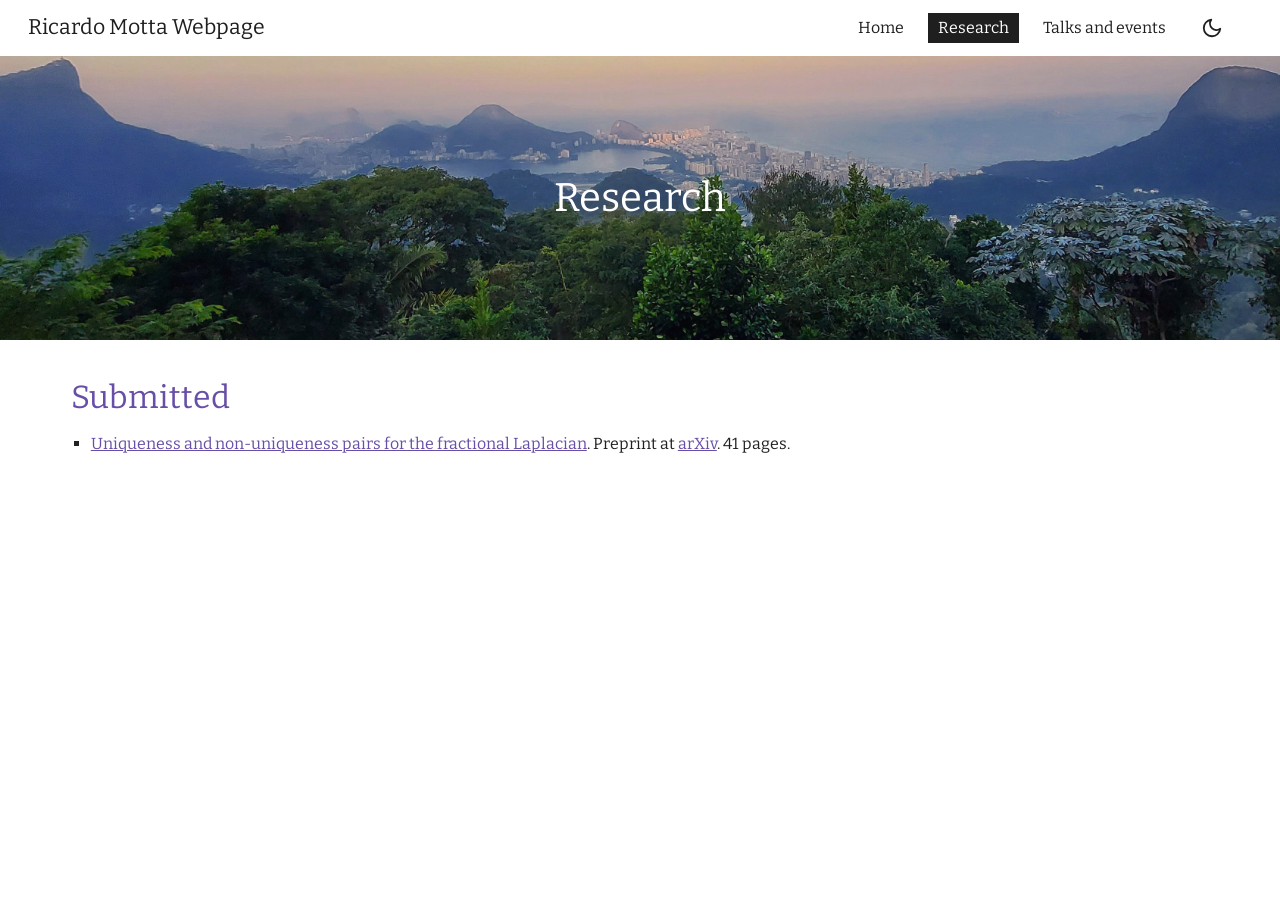
<file: research.html>
<!DOCTYPE html>
<html lang="en">

<head>
  <meta charset="utf-8">
  <meta name="viewport" content="width=device-width, initial-scale=1">
  <meta name="color-scheme" content="light dark">
  <title>Ricardo Motta Webpage - Research</title>
  <meta property="og:title" content="Ricardo Motta Webpage - Research">
  <meta property="og:type" content="website">
  <link rel="icon" type="image/png" href="icon.png">
  <link rel="apple-touch-icon" href="icon.png">
  <script src="assets/js/theme.js"></script>
  <link rel="stylesheet" href="assets/css/style.css">
  <script src="assets/js/main.js" defer></script>
</head>

<body>

  <!-- Top bar: site title, menu (it turns into a drawer on phones) and the light/dark mode button -->
  <header class="topbar">
    <button class="menu-button" type="button" aria-label="Open menu" aria-expanded="false" aria-controls="menu">
      <svg viewBox="0 0 24 24" aria-hidden="true">
        <path d="M3 7h18M3 12h18M3 17h18" stroke="currentColor" stroke-width="2" fill="none" />
      </svg>
    </button>
    <a class="site-title" href="./">Ricardo Motta Webpage</a>
    <nav class="menu" id="menu" aria-label="Main menu">
      <ul>
        <li><a href="./">Home</a></li>
        <li><a href="research" aria-current="page">Research</a></li>
        <li><a href="talks-and-events">Talks and events</a></li>
      </ul>
    </nav>
    <button class="theme-toggle" type="button" aria-label="Switch between light and dark mode" title="Switch between light and dark mode">
      <svg class="moon" viewBox="0 0 24 24" aria-hidden="true">
        <path d="M21 12.79A9 9 0 1 1 11.21 3 7 7 0 0 0 21 12.79z" stroke="currentColor" stroke-width="2" stroke-linejoin="round" fill="none" />
      </svg>
      <svg class="sun" viewBox="0 0 24 24" aria-hidden="true">
        <circle cx="12" cy="12" r="5" stroke="currentColor" stroke-width="2" fill="none" />
        <path d="M12 1v2M12 21v2M4.22 4.22l1.42 1.42M18.36 18.36l1.42 1.42M1 12h2M21 12h2M4.22 19.78l1.42-1.42M18.36 5.64l1.42-1.42" stroke="currentColor" stroke-width="2" stroke-linecap="round" />
      </svg>
    </button>
    <div class="backdrop"></div>
  </header>

  <main>

    <!-- Banner -->
    <section class="banner">
      <div class="container">
        <div class="row">
          <div class="col col-12">
            <div class="box">
              <h1 class="banner-title">Research</h1>
            </div>
          </div>
        </div>
      </div>
    </section>

    <!-- Papers: one <li> per paper; the title links to the paper's page on this site, when it has one -->
    <section class="section">
      <div class="container">
        <div class="row">
          <div class="col col-12">
            <div class="box">
              <h2>Submitted</h2>
              <ul class="events papers">
                <li><a href="papers/fractional-laplacian-uniqueness/">Uniqueness and non-uniqueness pairs for the
                    fractional Laplacian</a>. Preprint at <a href="https://arxiv.org/abs/2604.12997" target="_blank"
                    rel="noopener">arXiv</a>. 41 pages.</li>
              </ul>
            </div>
          </div>
        </div>
      </div>
    </section>

  </main>

</body>

</html>
</file>
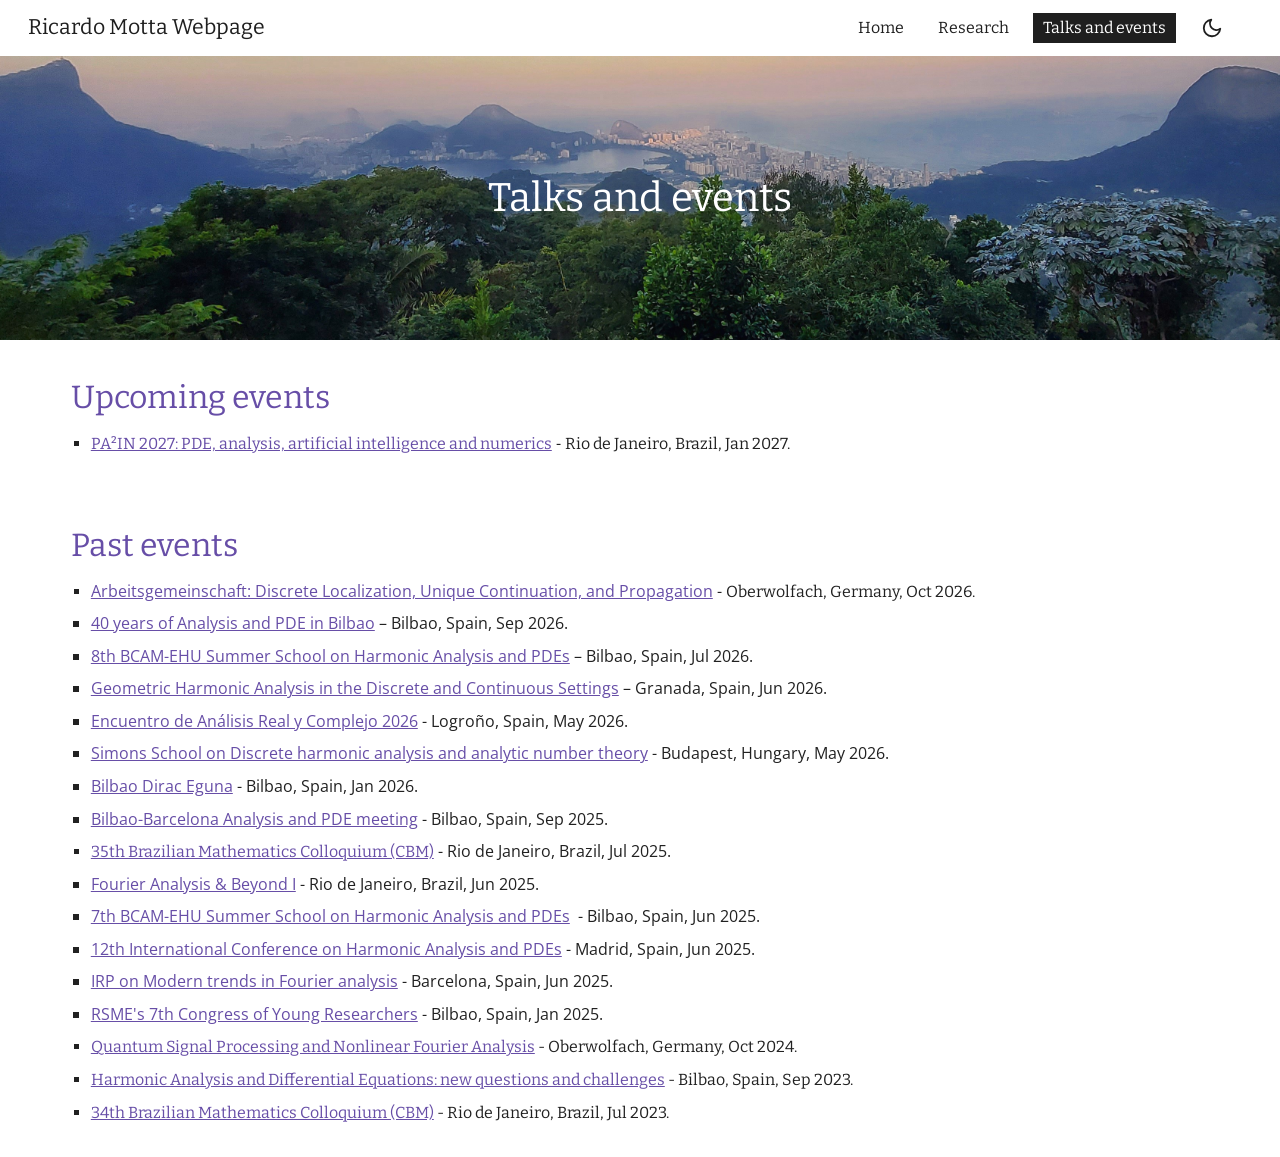
<file: talks-and-events.html>
<!DOCTYPE html>
<html lang="en">

<head>
  <meta charset="utf-8">
  <meta name="viewport" content="width=device-width, initial-scale=1">
  <meta name="color-scheme" content="light dark">
  <title>Ricardo Motta Webpage - Talks and events</title>
  <meta property="og:title" content="Ricardo Motta Webpage - Talks and events">
  <meta property="og:type" content="website">
  <link rel="icon" type="image/png" href="icon.png">
  <link rel="apple-touch-icon" href="icon.png">
  <script src="assets/js/theme.js"></script>
  <link rel="stylesheet" href="assets/css/style.css">
  <script src="assets/js/main.js" defer></script>
</head>

<body>

  <!-- Top bar: site title, menu (it turns into a drawer on phones) and the light/dark mode button -->
  <header class="topbar">
    <button class="menu-button" type="button" aria-label="Open menu" aria-expanded="false" aria-controls="menu">
      <svg viewBox="0 0 24 24" aria-hidden="true">
        <path d="M3 7h18M3 12h18M3 17h18" stroke="currentColor" stroke-width="2" fill="none" />
      </svg>
    </button>
    <a class="site-title" href="./">Ricardo Motta Webpage</a>
    <nav class="menu" id="menu" aria-label="Main menu">
      <ul>
        <li><a href="./">Home</a></li>
        <li><a href="research">Research</a></li>
        <li><a href="talks-and-events" aria-current="page">Talks and events</a></li>
      </ul>
    </nav>
    <button class="theme-toggle" type="button" aria-label="Switch between light and dark mode" title="Switch between light and dark mode">
      <svg class="moon" viewBox="0 0 24 24" aria-hidden="true">
        <path d="M21 12.79A9 9 0 1 1 11.21 3 7 7 0 0 0 21 12.79z" stroke="currentColor" stroke-width="2" stroke-linejoin="round" fill="none" />
      </svg>
      <svg class="sun" viewBox="0 0 24 24" aria-hidden="true">
        <circle cx="12" cy="12" r="5" stroke="currentColor" stroke-width="2" fill="none" />
        <path d="M12 1v2M12 21v2M4.22 4.22l1.42 1.42M18.36 18.36l1.42 1.42M1 12h2M21 12h2M4.22 19.78l1.42-1.42M18.36 5.64l1.42-1.42" stroke="currentColor" stroke-width="2" stroke-linecap="round" />
      </svg>
    </button>
    <div class="backdrop"></div>
  </header>

  <main>

    <!-- Banner -->
    <section class="banner">
      <div class="container">
        <div class="row">
          <div class="col col-12">
            <div class="box">
              <h1 class="banner-title">Talks and events</h1>
            </div>
          </div>
        </div>
      </div>
    </section>

    <!-- Upcoming events -->
    <section class="section">
      <div class="container">
        <div class="row">
          <div class="col col-12">
            <div class="box">
              <h2>Upcoming events</h2>
              <ul class="events">
                <li><a href="https://pa2inconference.pythonanywhere.com/" target="_blank" rel="noopener">PA²IN 2027:
                    PDE, analysis, artificial intelligence and numerics</a><span class="os"> - </span>Rio de Janeiro,
                  Brazil, Jan 2027.</li>
              </ul>
            </div>
          </div>
        </div>
      </div>
    </section>

    <!-- Past events: one <li> per event; class="os" marks text in the font Open Sans -->
    <section class="section">
      <div class="container">
        <div class="row">
          <div class="col col-12">
            <div class="box">
              <h2>Past events</h2>
              <ul class="events">
                <li><a class="os" href="https://www.mfo.de/www/activity/2641" target="_blank"
                    rel="noopener">Arbeitsgemeinschaft: Discrete Localization, Unique Continuation, and
                    Propagation</a><span class="os"> - </span>Oberwolfach, Germany, Oct 2026.</li>
                <li class="os"><a href="https://sites.google.com/view/apde-bilbao-40/home" target="_blank"
                    rel="noopener">40 years of Analysis and PDE in Bilbao</a> – Bilbao, Spain, Sep 2026.</li>
                <li class="os"><a href="https://sites.google.com/view/hapde2026/" target="_blank" rel="noopener">8th
                    BCAM-EHU Summer School on Harmonic Analysis and PDEs</a> – Bilbao, Spain, Jul 2026.</li>
                <li class="os"><a href="https://www.birs.ca/events/2026/5-day-workshops/26w5554" target="_blank"
                    rel="noopener">Geometric Harmonic Analysis in the Discrete and Continuous Settings</a> – Granada,
                  Spain, Jun 2026.</li>
                <li class="os"><a href="https://earco.unirioja.es/" target="_blank" rel="noopener">Encuentro de Análisis
                    Real y Complejo 2026</a> - Logroño, Spain, May 2026.</li>
                <li class="os"><a
                    href="https://site.pheedloop.com/event/summerschooldiscreteharmonicanalysisandanalyticnumbertheory/home/"
                    target="_blank" rel="noopener">Simons School on Discrete harmonic analysis and analytic number
                    theory</a> - Budapest, Hungary, May 2026.</li>
                <li class="os"><a href="https://www.basquequantum.eus/es/eventos/bilbao-dirac-eguna-2026"
                    target="_blank" rel="noopener">Bilbao Dirac Eguna</a> - Bilbao, Spain, Jan 2026.</li>
                <li class="os"><a href="https://www.bcamath.org/events/biobcnapde/en/" target="_blank"
                    rel="noopener">Bilbao-Barcelona Analysis and PDE meeting</a> - Bilbao, Spain, Sep 2025.</li>
                <li><a href="https://impa.br/evento/35o-coloquio-brasileiro-de-matematica/" target="_blank"
                    rel="noopener">35th Brazilian Mathematics Colloquium (CBM)</a><span class="os"> - Rio de Janeiro,
                    Brazil, Jul 2025.</span></li>
                <li class="os"><a href="https://sites.google.com/view/fab2025" target="_blank" rel="noopener">Fourier
                    Analysis &amp; Beyond I</a> - Rio de Janeiro, Brazil, Jun 2025.</li>
                <li class="os"><a href="https://sites.google.com/view/hapde2025" target="_blank" rel="noopener">7th
                    BCAM-EHU Summer School on Harmonic Analysis and PDEs</a> &nbsp;- Bilbao, Spain, Jun 2025.</li>
                <li class="os"><a href="https://www.icmat.es/congresos/2025/Escorial/index.php" target="_blank"
                    rel="noopener">12th International Conference on Harmonic Analysis and PDEs</a> - Madrid, Spain, Jun
                  2025.</li>
                <li class="os"><a href="https://www.crm.cat/irp-modern-trends-in-fourier-analysis/" target="_blank"
                    rel="noopener">IRP on Modern trends in Fourier analysis</a> - Barcelona, Spain, Jun 2025.</li>
                <li class="os"><a href="https://jovenes2025.rsme.es/index_en.html" target="_blank" rel="noopener">RSME's
                    7th Congress of Young Researchers</a> - Bilbao, Spain, Jan 2025.</li>
                <li><a href="https://www.mfo.de/occasion/2441/www_view" target="_blank" rel="noopener">Quantum Signal
                    Processing and Nonlinear Fourier Analysis</a> - Oberwolfach, Germany, Oct 2024.</li>
                <li><a href="https://sites.google.com/bcamath.org/hadeconference/home" target="_blank"
                    rel="noopener">Harmonic Analysis and Differential Equations: new questions and challenges</a> -
                  Bilbao, Spain, Sep 2023.</li>
                <li><a href="https://impa.br/eventos-do-impa/2023-2/34o-coloquio-brasileiro-de-matematica-cbm/"
                    target="_blank" rel="noopener">34th Brazilian Mathematics Colloquium (CBM)</a> - Rio de Janeiro,
                  Brazil, Jul 2023.</li>
              </ul>
            </div>
          </div>
        </div>
      </div>
    </section>

  </main>

</body>

</html>
</file>
<file: assets/css/style.css>
/* ==========================================================================
   Ricardo Motta - stylesheet
   Recreates the look of the original Google Site (theme "Impression").

   Colours: change them in the first :root block below. Each colour is set twice:
   --light-... for the normal version and --dark-... for the dark version. The dark
   colours are used when the visitor's device is in dark mode, or when the visitor
   picks dark mode with the moon/sun button in the top bar (see assets/js/theme.js).
     bg       background of the page, the top bar and the phone menu
     text     body text
     nav      site title, menu text, the highlighted menu item and the mode button
     contact  contact details on the home page
     accent   headings, links and the divider line

   Page building blocks (see index.html):
     .topbar      fixed white bar with the site title and the menu
     .banner      large photo with the page title
     .section     a horizontal band of content
     .container   centres the content (max 1280px wide)
     .row / .col  columns; .col-12 = full width, .col-10, .col-6, .col-4
     .box         text block with a little inner padding
   ========================================================================== */

/* Fonts: local copies of Bitter and Open Sans (SIL Open Font License, see assets/fonts) */
@font-face {
  font-family: 'Bitter';
  font-style: normal;
  font-weight: 400;
  font-display: swap;
  src: url('../fonts/bitter-latin-ext.woff2') format('woff2');
  unicode-range: U+0100-02BA, U+02BD-02C5, U+02C7-02CC, U+02CE-02D7, U+02DD-02FF, U+0304, U+0308, U+0329, U+1D00-1DBF, U+1E00-1E9F, U+1EF2-1EFF, U+2020, U+20A0-20AB, U+20AD-20C4, U+2113, U+2C60-2C7F, U+A720-A7FF;
}
@font-face {
  font-family: 'Bitter';
  font-style: normal;
  font-weight: 400;
  font-display: swap;
  src: url('../fonts/bitter-latin.woff2') format('woff2');
  unicode-range: U+0000-00FF, U+0131, U+0152-0153, U+02BB-02BC, U+02C6, U+02DA, U+02DC, U+0304, U+0308, U+0329, U+2000-206F, U+20AC, U+2122, U+2191, U+2193, U+2212, U+2215, U+FEFF, U+FFFD;
}
@font-face {
  font-family: 'Bitter';
  font-style: normal;
  font-weight: 700;
  font-display: swap;
  src: url('../fonts/bitter-latin-ext.woff2') format('woff2');
  unicode-range: U+0100-02BA, U+02BD-02C5, U+02C7-02CC, U+02CE-02D7, U+02DD-02FF, U+0304, U+0308, U+0329, U+1D00-1DBF, U+1E00-1E9F, U+1EF2-1EFF, U+2020, U+20A0-20AB, U+20AD-20C4, U+2113, U+2C60-2C7F, U+A720-A7FF;
}
@font-face {
  font-family: 'Bitter';
  font-style: normal;
  font-weight: 700;
  font-display: swap;
  src: url('../fonts/bitter-latin.woff2') format('woff2');
  unicode-range: U+0000-00FF, U+0131, U+0152-0153, U+02BB-02BC, U+02C6, U+02DA, U+02DC, U+0304, U+0308, U+0329, U+2000-206F, U+20AC, U+2122, U+2191, U+2193, U+2212, U+2215, U+FEFF, U+FFFD;
}
@font-face {
  font-family: 'Open Sans';
  font-style: normal;
  font-weight: 400;
  font-display: swap;
  src: url('../fonts/open-sans-latin-ext.woff2') format('woff2');
  unicode-range: U+0100-02BA, U+02BD-02C5, U+02C7-02CC, U+02CE-02D7, U+02DD-02FF, U+0304, U+0308, U+0329, U+1D00-1DBF, U+1E00-1E9F, U+1EF2-1EFF, U+2020, U+20A0-20AB, U+20AD-20C4, U+2113, U+2C60-2C7F, U+A720-A7FF;
}
@font-face {
  font-family: 'Open Sans';
  font-style: normal;
  font-weight: 400;
  font-display: swap;
  src: url('../fonts/open-sans-latin.woff2') format('woff2');
  unicode-range: U+0000-00FF, U+0131, U+0152-0153, U+02BB-02BC, U+02C6, U+02DA, U+02DC, U+0304, U+0308, U+0329, U+2000-206F, U+20AC, U+2122, U+2191, U+2193, U+2212, U+2215, U+FEFF, U+FFFD;
}

/* ---------- Colours (change them here) ---------- */

:root {
  --light-bg: #fff;
  --light-text: #212121;
  --light-nav: #1f1f1f;
  --light-contact: #000;
  --light-accent: #674ea7;

  --dark-bg: #1c1c1d;             /* dark grey, like alekfrohlich.github.io */
  --dark-text: #e8e8e8;
  --dark-nav: #e8e8e8;
  --dark-contact: #e8e8e8;
  --dark-accent: #2698ba;         /* blue */

  --bar-height: 56px;
}

/* ---------- Light or dark: picks the colours above (nothing to change here) ---------- */

/* Light, the default */
:root {
  color-scheme: light;            /* scrollbars and other browser parts follow the mode too */
  --bg: var(--light-bg);
  --text: var(--light-text);
  --nav: var(--light-nav);
  --contact: var(--light-contact);
  --accent: var(--light-accent);
  --show-in-light: block;
  --show-in-dark: none;
  --icon-filter: none;
}

/* Dark when the device is in dark mode, unless the visitor picked light with the button... */
@media (prefers-color-scheme: dark) {
  :root:not([data-theme="light"]) {
    color-scheme: dark;
    --bg: var(--dark-bg);
    --text: var(--dark-text);
    --nav: var(--dark-nav);
    --contact: var(--dark-contact);
    --accent: var(--dark-accent);
    --show-in-light: none;
    --show-in-dark: block;
    --icon-filter: invert(1);
  }
}

/* ...and whenever the visitor picked dark with the button */
:root[data-theme="dark"] {
  color-scheme: dark;
  --bg: var(--dark-bg);
  --text: var(--dark-text);
  --nav: var(--dark-nav);
  --contact: var(--dark-contact);
  --accent: var(--dark-accent);
  --show-in-light: none;
  --show-in-dark: block;
  --icon-filter: invert(1);
}

/* Dark icons, such as the phone emoji, are shown light in dark mode so they stay visible */
.invert-in-dark { filter: var(--icon-filter); }

/* A short fade when the visitor switches mode with the button */
@media (prefers-reduced-motion: no-preference) {
  html.theme-transition,
  html.theme-transition * {
    transition: background-color 0.3s, color 0.3s, filter 0.3s !important;
  }
}

*, *::before, *::after { box-sizing: border-box; }

html {
  -webkit-text-size-adjust: 100%;
  text-size-adjust: 100%;
  scroll-padding-top: var(--bar-height);
}

body {
  margin: 0;
  background: var(--bg);
  color: var(--text);
  font-family: Bitter, Georgia, serif;
  font-size: 16px;
}

a { color: var(--accent); }

/* ---------- Top bar ---------- */

.topbar {
  position: fixed;
  top: 0;
  left: 0;
  right: 0;
  z-index: 20;
  display: flex;
  align-items: center;
  height: var(--bar-height);
  padding: 0 48px 0 16px;
  background: var(--bg);
  white-space: nowrap;
}

.site-title {
  display: inline-block;
  max-width: 380px;
  overflow: hidden;
  text-overflow: ellipsis;
  padding: 16px 12px;
  color: var(--nav);
  font-size: 21.3333px;           /* 16pt */
  line-height: 1;
  text-decoration: none;
}

.menu { margin-left: auto; }

.menu ul {
  display: flex;
  margin: 0;
  padding: 0;
  list-style: none;
}

.menu li {
  margin-right: 2px;
  padding: 10px 6px;
}

.menu li:hover { opacity: 0.7; }

.menu a {
  display: inline-block;
  padding: 0 10px;
  color: var(--nav);
  font-size: 16px;                /* 12pt */
  line-height: 1.88;
  text-decoration: none;
}

.menu a[aria-current="page"] {
  background: var(--nav);
  color: var(--bg);
}

.menu-button,
.backdrop { display: none; }

/* Moon/sun button that switches between light and dark mode (assets/js/theme.js) */
.theme-toggle {
  display: flex;
  flex: none;
  align-items: center;
  justify-content: center;
  width: 40px;
  height: 40px;
  margin-left: 8px;
  padding: 0;
  border: 0;
  border-radius: 50%;
  background: none;
  color: var(--nav);
  cursor: pointer;
}

.theme-toggle:hover { opacity: 0.7; }

.theme-toggle svg {
  width: 22px;
  height: 22px;
}

.theme-toggle .moon { display: var(--show-in-light); }   /* light mode: click for dark */
.theme-toggle .sun { display: var(--show-in-dark); }     /* dark mode: click for light */

/* ---------- Banner (page title over a photo) ---------- */

.banner {
  position: relative;
  display: flex;
  align-items: center;
  height: 340px;
  padding: 112px 0 56px;          /* the top 56px sit under the fixed top bar */
  background-image: url("../images/banner.jpg");   /* default photo */
  background-position: left top;
  background-repeat: no-repeat;
  background-size: cover;
  color: #fff;
  text-align: center;
}

/* For a different photo on one page, put the image in assets/images/ and set it
   on that page's banner, directly in the HTML (nothing to change here):
   <section class="banner" style="background-image: url('assets/images/other.jpg')"> */

.banner .container { width: 100%; }

.banner-title {
  margin: 0;
  font-size: 40px;                /* 30pt */
  font-weight: 400;
  line-height: 64px;
}

.banner .banner-subtitle {
  margin: 0;
  font-size: 18.6667px;           /* 14pt */
  line-height: 1.164;
}

/* ---------- Sections, columns and text blocks ---------- */

.section { padding: 24px 0; }

.container {
  max-width: 1280px;
  margin: 0 auto;
  padding: 0 48px;
}

.row {
  display: flex;
  flex-wrap: wrap;
  align-items: flex-start;
  justify-content: center;
}

.col { padding: 0 1.25%; }
.col-12 { flex: 0 0 100%; max-width: 100%; }
.col-10 { flex: 0 0 83.3333%; max-width: 83.3333%; }
.col-6 { flex: 0 0 50%; max-width: 50%; }
.col-4 { flex: 0 0 33.3333%; max-width: 33.3333%; }

.box {
  padding: 8px;
  line-height: 1.15;              /* sets the height of an empty line (<br>) */
}

.box p {
  margin: 15px 0 0;
  line-height: 26px;
}

.box > :first-child { margin-top: 0; }

.center { text-align: center; }
.justify { text-align: justify; }

/* "Heading" text style */
h2 {
  margin: 0;
  color: var(--accent);
  font-size: 32px;                /* 24pt */
  font-weight: 400;
  line-height: 1.6;
}

/* "Subheading" text style */
h3 {
  margin: 0;
  color: var(--accent);
  font-size: 22.6667px;           /* 17pt */
  font-weight: 400;
  line-height: 1.6;
}

.photo {
  display: block;
  width: 100%;
  height: auto;
}

.divider-section { padding: 0; }

.divider {
  height: 3px;
  margin: 8px 0 7px;
  border: 0;
  background: var(--accent);
  opacity: 0.8;
}

/* Contact block on the home page */
.contact h3 { line-height: 2.4; }

.box.contact p {
  margin: 0;
  color: var(--contact);
  line-height: 41.6px;
}

.box.contact p.phone { line-height: 31.2px; }

/* Event list on the talks page */
.events {
  margin: 6.6667px 0 0;
  padding: 0;
  list-style: square;
}

.events li {
  margin: 6.6667px 0 0 20px;
  padding-top: 2px;
  line-height: 23.92px;
}

.events li:first-child { margin-top: 0; }

/* Text that used the font "Open Sans" in the original */
.os { font-family: "Open Sans", Arial, sans-serif; }

/* ---------- Phones and small tablets ---------- */

@media (max-width: 767px) {
  .topbar { padding: 0 0 0 36px; }

  .site-title { font-size: 20px; }  /* 15pt */

  .theme-toggle { margin: 0 4px 0 auto; }   /* at the right end of the bar */

  .menu-button {
    display: block;
    position: fixed;
    top: 0;
    left: 0;
    z-index: 3;
    width: 48px;
    height: var(--bar-height);
    padding: 16px 12px;
    border: 0;
    background: var(--bg);
    color: var(--nav);
    cursor: pointer;
  }

  .menu-button svg {
    display: block;
    width: 24px;
    height: 24px;
  }

  /* The menu becomes a drawer that slides in from the left */
  .menu {
    position: fixed;
    top: 0;
    left: -100%;
    z-index: 2;
    width: 250px;
    max-width: 80%;
    height: 100%;
    overflow-y: auto;
    padding-top: var(--bar-height);
    background: var(--bg);
    white-space: normal;
    visibility: hidden;
    transition: left 0.5s cubic-bezier(0.4, 0, 0.2, 1) 0.125s, visibility 0s 0.625s;
  }

  .menu-open .menu {
    left: 0;
    visibility: visible;
    transition: left 0.5s cubic-bezier(0.4, 0, 0.2, 1);
  }

  .menu ul { display: block; }

  .menu li {
    margin: 20px 0 0;
    padding: 0 6px 0 36px;
  }

  .menu a {
    max-width: 90%;
    margin: 0 12px 0 4px;
    padding: 0 6px;
    line-height: normal;
  }

  .menu a[aria-current="page"] { font-weight: 600; }

  .backdrop {
    display: block;
    position: fixed;
    top: 0;
    left: 0;
    z-index: 1;
    width: 0;
    height: 100%;
    background: #000;
    opacity: 0;
    transition: opacity 0.5s, width 0s 0.5s;
  }

  .menu-open .backdrop {
    width: 100%;
    opacity: 0.5;
    transition: opacity 0.5s;
  }

  .banner-title {
    font-size: 36px;
    line-height: 57.6px;
  }

  .section,
  .divider-section { padding: 0; }

  .container {
    max-width: 544px;
    padding: 0 5px;
  }

  .col { padding: 24px 2.5%; }
  .col-12, .col-10, .col-6 { flex-basis: 100%; max-width: 100%; }
  .col-4 { flex-basis: 66.6667%; max-width: 66.6667%; }

  h2 {
    font-size: 29.3333px;         /* 22pt */
  }

  .divider { margin-bottom: 0; }
}

@media (max-width: 479px) {
  .site-title { max-width: calc(100vw - 88px); }   /* leaves room for the mode button */

  .col { padding: 24px 3.75%; }
  .col-4 { flex-basis: 100%; max-width: 100%; }
}
</file>
<file: papers/fractional-laplacian-uniqueness/assets/style.css>
/* Reading companion. Builds on the website's stylesheet (assets/css/style.css): its colour variables (--bg, --text,
   --nav, --accent), fonts (Bitter, Open Sans), fixed top bar (--bar-height), menu drawer and dark mode; and on the
   colours of the author's slides for the figures and the families of results. */


/* ------------------------------------------------------------------------------------------------ tokens */
:root {
  --set-u1: #2f6fdb; --set-ux: #0e8a7e; --set-u2: #7048c6; --set-n2: #d0611c; --set-n3: #c8336a; --set-n4: #9a7400;
  --set-apps: #5b6b80; --set-more: #6b6b6b;
  --ok: #2e7d32; --ext: #b36200; --def: #8a8a8a; --use: #2f5fb8; --by: #c05a1f; --warn: #b3261e;
  --k-kw: #7a3db8; --k-tac: #a35400; --k-com: #5f7464; --k-str: #a31515; --k-num: #116644;
}
@media (prefers-color-scheme: dark) {
  :root:not([data-theme="light"]) {
    --set-u1: #7fa9ff; --set-ux: #4fd1c0; --set-u2: #b99cff; --set-n2: #ffa463; --set-n3: #ff86b3; --set-n4: #e6c24f;
    --set-apps: #a3b3c7; --set-more: #b3b3b3;
    --ok: #7fd18b; --ext: #f2b45e; --def: #a8a8a8; --use: #8fb0ff; --by: #ffad7a; --warn: #ff8a80;
    --k-kw: #c9a2ff; --k-tac: #ffb86b; --k-com: #9fb4a3; --k-str: #f28b82; --k-num: #8fd19e;
  }
}
:root[data-theme="dark"] {
  --set-u1: #7fa9ff; --set-ux: #4fd1c0; --set-u2: #b99cff; --set-n2: #ffa463; --set-n3: #ff86b3; --set-n4: #e6c24f;
  --set-apps: #a3b3c7; --set-more: #b3b3b3;
  --ok: #7fd18b; --ext: #f2b45e; --def: #a8a8a8; --use: #8fb0ff; --by: #ffad7a; --warn: #ff8a80;
  --k-kw: #c9a2ff; --k-tac: #ffb86b; --k-com: #9fb4a3; --k-str: #f28b82; --k-num: #8fd19e;
}
:root {
  --line: color-mix(in srgb, var(--text) 13%, transparent);
  --line2: color-mix(in srgb, var(--text) 24%, transparent);
  --soft: color-mix(in srgb, var(--text) 4%, var(--bg));
  --soft2: color-mix(in srgb, var(--text) 8%, var(--bg));
  --muted: color-mix(in srgb, var(--text) 62%, var(--bg));
  --accent-soft: color-mix(in srgb, var(--accent) 12%, var(--bg));
  --sans: "Open Sans", Arial, sans-serif;
  --serif: Bitter, Georgia, serif;
  --mono: ui-monospace, "SF Mono", Menlo, Consolas, "DejaVu Sans Mono", monospace;
  --tabs-h: 46px;
  --set: var(--accent);
}
[data-set="u1"] { --set: var(--set-u1); } [data-set="ux"] { --set: var(--set-ux); } [data-set="u2"] { --set: var(--set-u2); }
[data-set="n2"] { --set: var(--set-n2); } [data-set="n3"] { --set: var(--set-n3); } [data-set="n4"] { --set: var(--set-n4); }
[data-set="apps"] { --set: var(--set-apps); } [data-set="more"] { --set: var(--set-more); }

/* ------------------------------------------------------------------------------------------------ reading tokens
   Colours of the slides: Λ (zeros of f) blue, M (zeros of (−Δ)^s f) gold, uniqueness green, non-uniqueness violet. */
:root {
  --c-lam: #1f6fb2; --c-m: #a05f00; --c-uniq: #1d7a4c; --c-non: #6a4bc4; --c-app: #4f6278;
  --stage: #0b0d12; --stage-ink: #e9e6dd; --stage-muted: #adb3be; --stage-rule: #262b36;
  --s-blue: #80d7ff; --s-gold: #ffca81; --s-green: #8ce8b8; --s-violet: #cbb6ff;
  --col: 760px; --tabs-h: 44px;
}
@media (prefers-color-scheme: dark) {
  :root:not([data-theme="light"]) { --c-lam: #80d7ff; --c-m: #ffca81; --c-uniq: #8ce8b8; --c-non: #cbb6ff; --c-app: #a9b8c9; --stage: #08090d; }
}
:root[data-theme="dark"] { --c-lam: #80d7ff; --c-m: #ffca81; --c-uniq: #8ce8b8; --c-non: #cbb6ff; --c-app: #a9b8c9; --stage: #08090d; }
.fam-uniqueness { --fam: var(--c-uniq); } .fam-non-uniqueness { --fam: var(--c-non); } .fam-application { --fam: var(--c-app); }
.fam-preliminary { --fam: var(--muted); } .fam-term { --fam: var(--c-lam); }
/* the short name of a main result (UP, NUP, ...) after its number */
.rtag { display: inline-block; margin-left: .4em; padding: 0 .5em; border: 1px solid color-mix(in srgb, var(--fam, var(--muted)) 55%, transparent);
  border-radius: 999px; font: 600 .78em/1.45 var(--sans); letter-spacing: .03em; text-transform: none; color: var(--fam, var(--muted));
  white-space: nowrap; vertical-align: .06em; }
.toc .rtag { margin-left: .3em; padding: 0 .38em; font-size: 10.5px; letter-spacing: 0; }

/* ------------------------------------------------------------------------------------------------ base */
.companion { line-height: 1.6; }
.companion .menu a { white-space: nowrap; }
.skip-link { position: absolute; left: -9999px; top: 0; z-index: 70; padding: 8px 12px; background: var(--bg); color: var(--accent); }
.skip-link:focus { left: 8px; top: 8px; }
.vh { position: absolute; width: 1px; height: 1px; overflow: hidden; clip: rect(0 0 0 0); white-space: nowrap; }
.muted { color: var(--muted); }
.small { font-size: 13px; }
.companion code { font-family: var(--mono); font-size: .88em; overflow-wrap: anywhere; }
.companion p { margin: 10px 0; }
button { font: inherit; color: inherit; }
:focus-visible { outline: 2px solid var(--accent); outline-offset: 2px; }
.chip { display: inline-flex; align-items: center; gap: 5px; padding: 1px 9px; border: 1px solid var(--line2); border-radius: 999px;
  font: 600 11px/1.7 var(--sans); letter-spacing: .06em; text-transform: uppercase; color: var(--muted); background: var(--bg); white-space: nowrap; }
.chip.st-verified, .chip.st-cited { color: var(--ok); border-color: var(--ok); }
.chip.st-external { color: var(--ext); border-color: var(--ext); }
.btn { display: inline-flex; align-items: center; gap: 6px; padding: 6px 14px; border: 1px solid var(--accent); border-radius: 8px;
  background: var(--accent); color: var(--bg); font: 600 14px/1.4 var(--sans); text-decoration: none; cursor: pointer; }
.btn-ghost { background: transparent; color: var(--accent); }
.btn-small { padding: 3px 10px; font-size: 13px; }
.dot { display: inline-block; width: 9px; height: 9px; border-radius: 50%; background: var(--set, var(--fam, var(--accent))); flex: none; }
kbd { display: inline-block; padding: 0 5px; border: 1px solid var(--line2); border-radius: 4px; font: 600 11px/1.5 var(--sans); }
.flash { animation: flash 1.6s ease-out; }
@keyframes flash { 0% { box-shadow: 0 0 0 4px color-mix(in srgb, var(--accent) 45%, transparent); } 100% { box-shadow: 0 0 0 4px transparent; } }
.segs { display: inline-flex; flex-wrap: wrap; border: 1px solid var(--line2); border-radius: 10px; overflow: hidden; background: var(--bg); }
.seg { display: inline-flex; align-items: center; gap: 7px; padding: 6px 13px; border: 0; border-right: 1px solid var(--line);
  background: transparent; font: 14px/1.35 var(--sans); color: var(--text); cursor: pointer; white-space: nowrap; }
.seg:last-child { border-right: 0; }
.seg:hover { background: var(--soft2); }
.seg[aria-checked="true"] { background: var(--accent-soft); color: var(--accent); font-weight: 600; box-shadow: inset 0 -2px 0 var(--accent); }
.seg[data-set][aria-checked="true"] { background: color-mix(in srgb, var(--set) 14%, var(--bg)); color: var(--text); box-shadow: inset 0 -3px 0 var(--set); }
.seg sub { font-size: .72em; }

/* ------------------------------------------------------------------------------------------------ frame: paper bar, index, views */
.paperbar { position: sticky; top: var(--bar-height); z-index: 16; margin-top: var(--bar-height); border-bottom: 1px solid var(--line);
  background: color-mix(in srgb, var(--bg) 92%, transparent); backdrop-filter: blur(8px); }
.paperbar-in { display: flex; align-items: center; gap: 14px; max-width: 1320px; margin: 0 auto; padding: 0 24px; height: var(--tabs-h);
  font: 14px/1.4 var(--sans); }
.pb-title { flex: 1; min-width: 0; overflow: hidden; text-overflow: ellipsis; white-space: nowrap; color: var(--text); text-decoration: none;
  font: 15px/1.4 var(--serif); }
.pb-tools { display: flex; align-items: center; gap: 16px; }
.pb-tools a { color: var(--muted); text-decoration: none; }
.pb-tools a:hover, .pb-find:hover { color: var(--accent); }
.pb-find { display: inline-flex; align-items: center; gap: 6px; padding: 3px 10px; border: 1px solid var(--line2); border-radius: 999px;
  background: none; color: var(--muted); cursor: pointer; }
.toc-toggle { display: none; padding: 3px 10px; border: 1px solid var(--line2); border-radius: 999px; background: none; cursor: pointer; }
.shell { display: grid; grid-template-columns: 236px minmax(0, 1fr); gap: 56px; max-width: 1320px; margin: 0 auto; padding: 0 24px; }
.toc { position: sticky; top: calc(var(--bar-height) + var(--tabs-h)); align-self: start; max-height: calc(100vh - var(--bar-height) - var(--tabs-h));
  overflow-y: auto; padding: 30px 4px 30px 0; font: 13.5px/1.45 var(--sans); scrollbar-width: thin; }
.toc a { display: block; padding: 3px 10px; border-left: 2px solid transparent; color: var(--muted); text-decoration: none; }
.toc a:hover { color: var(--text); }
.toc a.on { border-left-color: var(--accent); color: var(--accent); font-weight: 600; }
.toc-home { font-weight: 600; color: var(--text) !important; }
.toc-h { margin: 20px 0 4px 12px; font: 700 10.5px/1.4 var(--sans); letter-spacing: .14em; text-transform: uppercase; color: var(--muted); opacity: .85; }
.toc-list { list-style: none; margin: 0; padding: 0; }
.toc .pn { display: inline-block; min-width: 1.3em; opacity: .7; }
.toc .dot { margin-right: 7px; vertical-align: 1px; background: var(--fam); }
main#main { min-width: 0; padding: 34px 0 72px; outline: none; }
.view { max-width: var(--col); }
.view-wide { max-width: none; }
.view-talk { max-width: 1040px; }
.kicker { margin: 0 0 10px; font: 600 12px/1.4 var(--sans); letter-spacing: .14em; text-transform: uppercase; color: var(--muted); }
.kicker a { color: inherit; }
.view-title { margin: 0 0 14px; font: 400 clamp(28px, 3.4vw, 38px)/1.2 var(--serif); color: var(--accent); }
.sec-h { margin: 52px 0 16px; font: 400 26px/1.3 var(--serif); color: var(--text); }

/* ------------------------------------------------------------------------------------------------ opening */
.hero { padding: 18px 0 0; }
.hero-title { margin: 0 0 22px; font: 400 clamp(32px, 4.2vw, 46px)/1.13 var(--serif); color: var(--accent); }
.hero-q { margin: 0 0 10px; font: 500 clamp(22px, 2.7vw, 30px)/1.34 var(--serif); color: var(--text); }
.hero-formal { margin: 4px 0 16px; font-size: 21px; color: var(--muted); }
.hero-plain { margin: 40px 0 0; font: 18px/1.72 var(--serif); }
.hero-plain p { margin: 0 0 12px; }
.hero-adds { margin: 18px 0 26px; padding: 12px 18px; border-left: 4px solid var(--accent); border-radius: 0 12px 12px 0;
  background: var(--accent-soft); font: 18px/1.6 var(--serif); }
.adds-k { display: block; margin-bottom: 4px; font: 700 11.5px/1.4 var(--sans); letter-spacing: .12em; text-transform: uppercase; color: var(--accent); }
.hero-cta { display: flex; flex-wrap: wrap; gap: 12px; align-items: stretch; }
.cta { display: inline-flex; align-items: center; justify-content: center; gap: 8px; padding: 12px 22px; border: 1px solid var(--accent);
  border-radius: 12px; font: 600 16px/1.2 var(--sans); text-decoration: none; cursor: pointer; white-space: nowrap; }
.cta-main { background: var(--accent); color: var(--bg); box-shadow: 0 6px 18px color-mix(in srgb, var(--accent) 30%, transparent); }
.cta-main:hover { filter: brightness(1.07); }
.cta-second { background: var(--bg); color: var(--accent); }
.cta-find { position: relative; display: flex; flex: 1 1 340px; min-width: 0; }
.cta-find input { flex: 1; min-width: 0; padding: 12px 14px; border: 1px solid var(--line2); border-right: 0; border-radius: 12px 0 0 12px;
  background: var(--bg); color: var(--text); font: 16px var(--sans); }
.cta-find input:focus { outline: 2px solid var(--accent); outline-offset: -1px; }
.cta-find .cta-second { border-radius: 0 12px 12px 0; }
.find-pop { position: absolute; left: 0; right: 0; top: calc(100% + 6px); z-index: 25; max-height: 380px; overflow: auto; padding: 6px;
  border: 1px solid var(--line2); border-radius: 12px; background: var(--bg); box-shadow: 0 14px 34px rgba(0, 0, 0, .16); }
.hero-short { display: flex; flex-wrap: wrap; gap: 6px 20px; margin: 16px 0 0; font: 14px var(--sans); }
.hero-short a { color: var(--muted); text-decoration: none; border-bottom: 1px solid var(--line2); }
.hero-short a:hover { color: var(--accent); border-color: var(--accent); }
.apps-line { font: 15px/1.6 var(--sans); }

/* the figure: a stage in the colours of the slides */
.stage { margin: 36px 0 8px; padding: 18px 20px 14px; border-radius: 18px; background: var(--stage); color: var(--stage-ink);
  box-shadow: inset 0 0 0 1px var(--stage-rule); }
.stage figcaption { margin-top: 10px; font: 14px/1.55 var(--sans); color: var(--stage-muted); }
.fig-ctl { display: grid; gap: 10px; }
.ctl { display: flex; flex-wrap: wrap; justify-content: space-between; align-items: center; gap: 6px 14px; font: 14.5px/1.4 var(--sans); }
.ctl-r { display: flex; align-items: center; gap: 12px; }
.ctl input[type="range"] { width: 210px; accent-color: var(--s-blue); }
.ctl-m input[type="range"] { accent-color: var(--s-gold); }
.ctl output { min-width: 4.6em; font-variant-numeric: tabular-nums; color: var(--stage-muted); }
.sw { display: inline-block; width: 10px; height: 10px; margin-right: 8px; border-radius: 50%; vertical-align: 0; }
.sw-l { background: var(--s-blue); } .sw-m { background: var(--s-gold); }
.fig-svg { display: block; width: 100%; height: auto; margin: 6px 0 4px; }
.fig-svg .ax, .fig-svg .tick { stroke: #4a5060; stroke-width: 1.2; }
.fig-svg .tl { fill: #7e8898; font: 12px var(--sans); }
.fig-svg .pt-l { fill: var(--s-blue); } .fig-svg .pt-m { fill: var(--s-gold); }
.fig-svg .lab { font: 12.5px var(--sans); } .fig-svg .lab-l { fill: var(--s-blue); } .fig-svg .lab-m { fill: var(--s-gold); }
.fig-verdict { padding: 10px 14px; border-radius: 12px; font: 15px/1.6 var(--sans); }
.fig-verdict ul { margin: 6px 0 0; padding-left: 20px; }
.fig-verdict li { margin: 3px 0; }
.fig-legend { margin: 2px 0 8px; font: 14px/1.6 var(--sans); color: var(--stage-muted); }
.fig-legend p { margin: 2px 0 !important; }
.fig-svg .band-l { fill: var(--s-blue); opacity: .9; } .fig-svg .band-m { fill: var(--s-gold); opacity: .9; }
.stage .segs { background: transparent; border-color: var(--stage-rule); }
.stage .seg { padding: 4px 11px; border-right-color: var(--stage-rule); color: var(--stage-ink); font-size: 14px; }
.stage .seg:hover { background: rgba(255, 255, 255, .06); }
.stage .seg[aria-checked="true"] { background: rgba(255, 255, 255, .09); font-weight: 600; }
.ctl-l .seg[aria-checked="true"] { color: var(--s-blue); box-shadow: inset 0 -2px 0 var(--s-blue); }
.ctl-m .seg[aria-checked="true"] { color: var(--s-gold); box-shadow: inset 0 -2px 0 var(--s-gold); }
.ctl-t { min-width: 9.5em; }
.fig-bottom { display: grid; grid-template-columns: minmax(220px, 300px) minmax(0, 1fr); gap: 18px; align-items: start; margin-top: 6px; }
.pmap { position: relative; }
.pmap-svg { display: block; width: 100%; height: auto; touch-action: none; cursor: crosshair; }
.pmap-svg .r-u { fill: rgba(140, 232, 184, .30); }
.pmap-svg .r-n { fill: rgba(203, 182, 255, .22); }
.pmap-svg .r-a { fill: rgba(203, 182, 255, .36); }
.pmap-svg .sepl { stroke: rgba(233, 230, 221, .18); stroke-dasharray: 3 4; }
.pmap-svg .thr { stroke: var(--s-green); stroke-width: 2; }
.pmap-svg .frame { fill: none; stroke: var(--stage-rule); stroke-width: 1.2; }
.pmap-svg .rl { font: 600 12px var(--sans); fill: var(--stage-ink); opacity: .85; pointer-events: none; }
.pmap-svg .rl-u { fill: var(--s-green); } .pmap-svg .rl-n { fill: var(--s-violet); }
.pmap-svg .rl-b { fill: #fff; font: 600 13px var(--sans); pointer-events: none; }
.pmap-svg .star { cursor: pointer; } .pmap-svg .star:focus { outline: none; }
.pmap-svg .star-bg { fill: rgba(203, 182, 255, .55); stroke: var(--stage); stroke-width: 2; }
.pmap-svg .star.on .star-bg, .pmap-svg .star:hover .star-bg, .pmap-svg .star:focus-visible .star-bg { fill: var(--s-violet); }
.pmap-svg .pick { fill: #fff; stroke: var(--stage); stroke-width: 3; filter: drop-shadow(0 0 4px rgba(255, 255, 255, .6)); }
.pmap-ticks { position: absolute; left: 0; top: 0; width: 100%; aspect-ratio: 300 / 290; pointer-events: none; font: 12px var(--sans); color: var(--stage-muted); }
.pmap-ticks .pt { position: absolute; white-space: nowrap; }
.pmap-ticks .pt-x { top: 87.5%; transform: translateX(-50%); }
.pmap-ticks .pt-y { left: 0; width: 17%; text-align: right; transform: translateY(-50%); }
.pmap-cap { margin: 22px 0 0 !important; text-align: center; font: 12.5px var(--sans); color: var(--stage-muted); }
.ctl-r[hidden] { display: none; }
.fig-verdict p { margin: 0; }
.fig-verdict a { color: var(--s-blue); font-weight: 600; white-space: nowrap; }
.is-unique .fig-verdict { background: rgba(140, 232, 184, .1); box-shadow: inset 3px 0 0 var(--s-green); }
.is-nonunique .fig-verdict { background: rgba(203, 182, 255, .1); box-shadow: inset 3px 0 0 var(--s-violet); }
.v-k { margin: 0 0 2px !important; font: 700 12px/1.5 var(--sans); letter-spacing: .12em; text-transform: uppercase; }
.is-unique .v-k { color: var(--s-green); } .is-nonunique .v-k { color: var(--s-violet); }

/* result cards (opening and reading) */
.cards { display: grid; grid-template-columns: repeat(auto-fill, minmax(320px, 1fr)); gap: 16px; }
.rcard { padding: 16px 18px 14px; border: 1px solid var(--line); border-radius: 14px; background: var(--bg); box-shadow: inset 4px 0 0 var(--fam); }
.rcard-head { display: block; color: var(--text); text-decoration: none; }
.rnum, .r-num { display: block; font: 700 12px/1.4 var(--sans); letter-spacing: .1em; text-transform: uppercase; color: var(--fam); }
.rname { display: block; margin: 3px 0 6px; font: 600 19px/1.35 var(--serif); }
.rcard-head:hover .rname { color: var(--accent); }
.rplain { margin: 6px 0 !important; font: 16px/1.6 var(--serif); }
.rstmt summary { cursor: pointer; font: 600 13px var(--sans); color: var(--muted); }
.rstmt[open] summary { margin-bottom: 8px; }
.rstmt .tex-thm { font-size: 15.5px; }
.rgo { display: inline-block; margin-top: 8px; font: 600 14px var(--sans); color: var(--fam); text-decoration: none; }
.rgo:hover { text-decoration: underline; }
.path { display: grid; gap: 8px; margin: 0; padding: 0; list-style: none; }
.path a { display: grid; grid-template-columns: 2.2em 1fr; column-gap: 10px; padding: 12px 16px; border: 1px solid var(--line); border-radius: 12px;
  color: var(--text); text-decoration: none; }
.path a:hover { border-color: var(--accent); }
.path .pn { font: 400 22px/1.2 var(--serif); color: var(--accent); }
.path .pt { font: 600 17px/1.35 var(--serif); }
.path .pl { grid-column: 2; font: 15px/1.5 var(--serif); color: var(--muted); }

/* ------------------------------------------------------------------------------------------------ reading */
.ch-head { margin: 4px 0 28px; }
.ch-lead { margin: 0 0 18px; font: 500 22px/1.45 var(--serif); color: var(--text); }
.pdots { display: flex; flex-wrap: wrap; gap: 8px; }
.pdot { width: 10px; height: 10px; border-radius: 6px; background: var(--line2); transition: width .2s; }
.pdot.on { width: 28px; background: var(--accent); }
.ch-body .blk { margin: 0 0 24px; }
.blk-text { font: 18px/1.74 var(--serif); }
.blk-text p { margin: 0 0 14px; }
.blk .stage { margin: 8px 0; }
.ch-nav { display: grid; grid-template-columns: 1fr 1fr; gap: 14px; margin: 46px 0 10px; }
.ch-nav a { display: block; padding: 14px 16px; border: 1px solid var(--line); border-radius: 14px; color: var(--text); text-decoration: none;
  font: 600 16px/1.4 var(--serif); }
.ch-nav a:hover { border-color: var(--accent); }
.ch-nav span { display: block; margin-bottom: 4px; font: 600 11px var(--sans); letter-spacing: .12em; text-transform: uppercase; color: var(--muted); }
.ch-next { text-align: right; border-color: color-mix(in srgb, var(--accent) 55%, var(--line)) !important; }
.appcall { padding: 12px 16px; border: 1px dashed var(--c-app); border-radius: 12px; background: color-mix(in srgb, var(--c-app) 7%, var(--bg));
  font: 16.5px/1.6 var(--serif); }
.app-k { margin: 0 0 4px !important; font: 700 11px/1.5 var(--sans); letter-spacing: .14em; text-transform: uppercase; color: var(--c-app); }
.app-t { margin: 0 0 6px !important; }
.app-t a { color: var(--text); text-decoration: none; }
.app-t a:hover { color: var(--accent); }
.app-plain { color: var(--muted); }
.stepsblk { padding: 14px 16px; border-radius: 14px; background: var(--soft); }
.steps-h { margin: 0 0 10px !important; font: 600 14px var(--sans); color: var(--muted); }
.steps { display: grid; gap: 8px; margin: 0; padding: 0; list-style: none; }
.step { padding: 10px 14px; border: 1px solid var(--line); border-radius: 12px; background: var(--bg); scroll-margin-top: calc(var(--bar-height) + 70px); }
.step-link { color: var(--text); text-decoration: none; font: 600 16.5px/1.4 var(--serif); }
.step-link:hover .step-t { color: var(--accent); }
.step-idea { margin: 4px 0 !important; font: 15.5px/1.55 var(--serif); }
.step-maps, .pstep-maps { display: flex; gap: 16px; margin: 4px 0 0 !important; font: 13px var(--sans); }
.step-maps a, .pstep-maps a { color: var(--muted); text-decoration: none; border-bottom: 1px dotted var(--line2); }
.step-maps a:hover, .pstep-maps a:hover { color: var(--accent); }

/* explanations that open next to the passage */
.x-term, .x-item { padding: 0; border: 0; background: none; font: inherit; color: inherit; cursor: pointer; text-decoration: underline dotted;
  text-decoration-color: color-mix(in srgb, var(--accent) 70%, transparent); text-underline-offset: 3px; }
.x-item { color: var(--accent); }
.x-term[aria-expanded="true"], .x-item[aria-expanded="true"] { border-radius: 4px; background: var(--accent-soft); }
.x-box { margin: 6px 0 16px; padding: 10px 14px 12px; border: 1px solid var(--line); border-left: 4px solid var(--c-lam); border-radius: 12px;
  background: var(--soft); font: 16px/1.62 var(--serif); animation: xin .18s ease-out; }
.x-box.x-explanation { border-left-color: var(--accent); }
.x-box.x-example { border-left-color: var(--c-m); }
.x-box.x-result { border-left-color: var(--fam); }
.x-box.x-cite { border-left-color: var(--muted); font-size: 15px; }
.refs { margin-top: 48px; }
.refs .bib { font: 15px/1.6 var(--serif); padding-left: 0; list-style: none; }
.refs .bib li { margin: 8px 0; padding-left: 40px; text-indent: -40px; }
.bib-n { display: inline-block; width: 40px; text-indent: 0; color: var(--muted); }
.x-head { display: flex; align-items: baseline; gap: 10px; margin-bottom: 4px; }
.x-kind { font: 700 11px/1.4 var(--sans); letter-spacing: .1em; text-transform: uppercase; color: var(--muted); white-space: nowrap; }
.x-term-t { flex: 1; }
.x-close { padding: 0 4px; border: 0; background: none; color: var(--muted); font-size: 20px; line-height: 1; cursor: pointer; }
.x-body p { margin: 6px 0; }
.x-body .thm { margin: 8px 0; font-size: 15.5px; }
.x-ex { color: var(--text); }
.x-exk { font-weight: 700; }
.x-more a { font: 600 14px var(--sans); }
@keyframes xin { from { opacity: 0; transform: translateY(-4px); } to { opacity: 1; transform: none; } }

/* ------------------------------------------------------------------------------------------------ result pages */
.r-head { margin-bottom: 22px; padding: 4px 0 16px; border-bottom: 1px solid var(--line); }
.r-title { margin: 0 0 10px; font: 400 clamp(26px, 3.2vw, 36px)/1.22 var(--serif); }
.r-num { margin-bottom: 4px; font-size: 13px; }
.r-name { color: var(--text); }
.r-meta { display: flex; flex-wrap: wrap; align-items: center; gap: 8px 16px; margin: 0 !important; font: 14px var(--sans); }
.r-meta a { color: var(--muted); text-decoration: none; border-bottom: 1px dotted var(--line2); }
.r-meta a:hover { color: var(--accent); }
.r-jump { display: flex; flex-wrap: wrap; gap: 6px; margin-top: 14px; }
.r-jump a { padding: 4px 12px; border: 1px solid var(--line2); border-radius: 999px; color: var(--text); font: 600 13px var(--sans); text-decoration: none; }
.r-jump a:hover { border-color: var(--fam); color: var(--fam); }
.r-sec { margin: 0 0 32px; scroll-margin-top: calc(var(--bar-height) + 60px); }
.r-h { margin: 0 0 10px; font: 700 11.5px/1.4 var(--sans); letter-spacing: .16em; text-transform: uppercase; color: var(--fam); }
.r-plain { font: 19px/1.66 var(--serif); }
.thm { padding: 14px 18px; border: 1px solid var(--line); border-radius: 12px; background: var(--soft); font: 17px/1.66 var(--serif); }
.thm .tex-thm { margin: 0; padding: 0; border: 0; background: none; }
.r-idea { padding: 14px 18px; border-radius: 12px; background: color-mix(in srgb, var(--fam) 9%, var(--bg)); font: 18px/1.66 var(--serif); }
.r-idea p { margin: 0 0 8px; }
.r-hint { font: 14px/1.5 var(--sans); color: var(--muted); }
.psteps { display: grid; gap: 14px; margin: 0; padding: 0; list-style: none; }
.pstep { padding: 14px 16px; border: 1px solid var(--line); border-radius: 14px; scroll-margin-top: calc(var(--bar-height) + 60px); }
.pstep.cited { border-style: dashed; }
.pstep-h { display: flex; flex-wrap: wrap; align-items: baseline; gap: 6px 10px; }
.pstep-t { margin: 0; font: 600 18px/1.35 var(--serif); color: var(--text); }
.tp-title, .r-name, .rname, .step-t { color: var(--text); }
.pstep-ref { font: 13px var(--sans); color: var(--muted); }
.pstep-ideas { margin: 8px 0; padding-left: 20px; font: 16.5px/1.62 var(--serif); }
.pstep-ideas li { margin: 4px 0; }
.pstep-more details, .r-proof details { margin: 6px 0; }
.pstep-more summary, .r-proof summary { cursor: pointer; font: 600 14px var(--sans); color: var(--accent); }
.dbody { margin: 6px 0; padding: 8px 0 4px 14px; border-left: 2px solid var(--line); font: 16.5px/1.66 var(--serif); }
.r-stepof { font: 15px/1.6 var(--sans); }
.r-rel p { margin: 4px 0; font: 15px/1.7 var(--sans); }
.rel-k { display: inline-block; min-width: 5.6em; font: 700 11px/1.4 var(--sans); letter-spacing: .1em; text-transform: uppercase; color: var(--muted); }
.lean-link { margin-right: 8px; }

/* ------------------------------------------------------------------------------------------------ finding a result */
.find-form input { width: 100%; box-sizing: border-box; padding: 14px 16px; border: 1px solid var(--line2); border-radius: 12px;
  background: var(--bg); color: var(--text); font: 18px var(--sans); }
.find-form input:focus { outline: 2px solid var(--accent); outline-offset: -1px; }
.find-list { margin-top: 18px; }
.fg-h { margin: 26px 0 8px; font: 600 15px var(--sans); color: var(--muted); }
.fl { display: grid; gap: 2px; }
.fr { display: grid; grid-template-columns: 12.5em 1fr; gap: 12px; width: 100%; box-sizing: border-box; padding: 8px 12px; border: 1px solid transparent;
  border-radius: 10px; background: none; color: var(--text); font: inherit; text-align: left; text-decoration: none; cursor: pointer; }
.fr:hover, .fr.active { border-color: var(--line); background: var(--soft2); }
.fr-num { font: 600 13px/1.6 var(--sans); color: var(--fam, var(--muted)); }
.fr-name { font: 16px/1.5 var(--serif); }
.fr-term { text-decoration: none; }
.palette { position: fixed; inset: 0; z-index: 60; display: flex; justify-content: center; align-items: flex-start; padding-top: 12vh;
  background: rgba(8, 9, 13, .45); }
.palette[hidden] { display: none; }
.palette-box { width: min(640px, 92vw); padding: 10px; border-radius: 16px; background: var(--bg); box-shadow: 0 24px 60px rgba(0, 0, 0, .3); }
.palette-input { width: 100%; box-sizing: border-box; padding: 12px 14px; border: 0; border-bottom: 1px solid var(--line); outline: none;
  background: transparent; color: var(--text); font: 18px var(--sans); }
.palette-list { max-height: 52vh; overflow: auto; padding: 6px 0; }
.palette-hint { margin: 4px 8px !important; font: 12px var(--sans); color: var(--muted); }

/* ------------------------------------------------------------------------------------------------ maps: the way back to the text */
.backbar { position: fixed; left: 18px; bottom: 18px; z-index: 40; margin: 0; }
.backbar a { display: inline-flex; align-items: center; gap: 6px; padding: 8px 16px; border-radius: 999px; background: var(--accent); color: var(--bg);
  font: 600 14px var(--sans); text-decoration: none; box-shadow: 0 6px 18px rgba(0, 0, 0, .18); }
.view-ideas .tree-pick { margin: 4px 0 16px; }
.view-ideas .muted { font: 15px/1.6 var(--sans); max-width: 760px; }
.tp-ideas { margin: 6px 0; padding-left: 20px; }
.tp-ideas li { margin: 4px 0; }
.view-lean .lean-main { padding: 0; }
.view-lean .lean-head { padding: 0; }
.view-lean .wrap { max-width: none; margin: 0; padding: 0; }

/* ------------------------------------------------------------------------------------------------ seminar */
.deck-actions { display: flex; flex-wrap: wrap; gap: 8px; align-items: center; font-family: var(--sans); }
.deck-iframe { position: absolute; inset: 0; width: 100%; height: 100%; border: 0; }

/* ------------------------------------------------------------------------------------------------ footer */
.site-foot { border-top: 1px solid var(--line); padding: 16px 0 32px; font: 13px/1.6 var(--sans); color: var(--muted); }
.foot-in { max-width: 1320px; margin: 0 auto; padding: 0 24px; }
.site-foot p { margin: 6px 0; }

/* paper text (texhtml.py) */
.tp { margin: 10px 0; }
.tex-thm { margin: 12px 0; padding: 10px 14px; border-left: 3px solid var(--line2); background: var(--soft); border-radius: 0 8px 8px 0; }
.tex-thm-head b { color: var(--text); }
.tex-proof { margin: 10px 0; }
.tex-proof-head i { color: var(--muted); }
.qed { float: right; color: var(--muted); }
.proof-cut { text-align: right; }
.proof-cut .qed { float: none; }
.tex-list { margin: 8px 0; padding-left: 0; list-style: none; }
.tex-list li { display: flex; gap: 10px; margin: 6px 0; }
.tex-list .li-body { flex: 1; min-width: 0; }
.item-label { flex: none; min-width: 2.2em; color: var(--muted); }
.tex-h { font: 600 18px/1.4 var(--serif); margin: 16px 0 6px; }
.footnote { color: var(--muted); font-size: .9em; }
.footnote::before { content: " ("; }
.footnote::after { content: ")"; }
.sc { font-variant: small-caps; }
.eq { display: block; margin: 10px 0; overflow-x: auto; overflow-y: hidden; padding: 2px 0; }
.eq .katex-display { margin: 0; }
.item, .item-proof, .paper-lines { margin: 8px 0; }
.ref, .cite a { text-decoration: none; }
.ref:hover, .cite a:hover { text-decoration: underline; }
.bib { padding-left: 0; list-style: none; font-size: 15px; }
.bib li { margin: 8px 0; padding-left: 40px; text-indent: -40px; }
.bib-n { display: inline-block; width: 40px; text-indent: 0; color: var(--muted); }

/* tree of ideas */
.tree-head { display: flex; flex-wrap: wrap; align-items: center; gap: 10px 20px; margin-bottom: 18px; }
.tree-hint { margin: 0; }
.tree-stage { display: grid; grid-template-columns: minmax(0, 1fr) 400px; gap: 28px; align-items: start; }
.tree-frame { position: relative; overflow-x: auto; padding: 8px 4px 18px; border: 1px solid var(--line); border-radius: 14px; background: var(--soft);
  background-image: radial-gradient(var(--line) 1px, transparent 1px); background-size: 22px 22px; }
.tree-grid { position: relative; z-index: 1; display: grid; gap: 54px 26px; padding: 18px; align-items: start; justify-items: center; }
.tree-edges { position: absolute; left: 0; top: 0; z-index: 0; overflow: visible; }
.tree-edges path { fill: none; stroke: var(--line2); stroke-width: 1.6; }
.tree-edges path.on { stroke: var(--set); stroke-width: 2.6; }
.tnode { display: flex; flex-direction: column; align-items: flex-start; gap: 4px; width: 100%; max-width: 230px; padding: 10px 12px; border: 1px solid var(--line2);
  border-radius: 12px; background: var(--bg); text-align: left; cursor: pointer; box-shadow: 0 1px 2px rgba(0, 0, 0, .06); font: 14px/1.35 var(--sans); }
.tnode:hover { border-color: var(--set); }
.tnode.on { border-color: var(--set); box-shadow: 0 0 0 3px color-mix(in srgb, var(--set) 30%, transparent); }
.tnode.k-theorem { border-width: 2px; border-color: var(--set); }
.tnode.k-cited { border-style: dashed; }
.tn-label { font-weight: 600; }
.tn-sub { color: var(--muted); font-size: 12.5px; }
.tree-panel { position: sticky; top: calc(var(--bar-height) + var(--tabs-h) + 18px); max-height: calc(100vh - var(--bar-height) - var(--tabs-h) - 36px); overflow-y: auto;
  padding: 18px 20px; border: 1px solid var(--line); border-radius: 14px; background: var(--bg); font: 15px/1.55 var(--sans); }
.tp-chips { display: flex; flex-wrap: wrap; gap: 6px; align-items: center; margin: 0 0 8px; }
.tp-title { margin: 0 0 4px; font: 600 20px/1.35 var(--serif); }
.tp-sub { margin: 0 0 10px; color: var(--muted); }
.tp-switch { margin: 6px 0 4px; }
.tp-switch .seg { padding: 4px 12px; font-size: 13px; }
.tp-body { font-family: var(--serif); font-size: 16px; }
.tp-rel { display: flex; flex-wrap: wrap; gap: 6px; align-items: baseline; margin: 10px 0; }
.tp-k, .lp-k { font: 700 11px/1.6 var(--sans); letter-spacing: .1em; text-transform: uppercase; color: var(--muted); margin-right: 4px; }
.tn-ref, .lk-boxref { display: inline-flex; flex-wrap: wrap; gap: 6px; align-items: center; padding: 3px 8px; border: 1px solid var(--line); border-radius: 8px;
  background: var(--soft); font: 13.5px/1.4 var(--sans); text-align: left; cursor: pointer; }
.tn-ref:hover, .lk-boxref:hover { border-color: var(--accent); }
.tp-go { display: flex; flex-wrap: wrap; gap: 8px 18px; font-weight: 600; }
.tp-go a { text-decoration: none; }

/* ------------------------------------------------------------------------------------------------ Presentation */
.pres { max-width: 1100px; }
.deck-bar { display: flex; flex-wrap: wrap; justify-content: space-between; align-items: baseline; gap: 8px 16px; }
.deck-bar h2 { margin: 0; font: 400 26px/1.3 var(--serif); color: var(--accent); }
.deck-actions { display: flex; flex-wrap: wrap; gap: 8px; align-items: center; font-family: var(--sans); }
/* the talk gets the height of the screen, so that its video is not reduced to a strip; no rounded clip and no blurred bar
   over it, since both make the browser composite every frame of the video again */
.deck-frame { position: relative; margin: 14px 0; height: min(calc(100vh - var(--bar-height) - var(--tabs-h) - 32px), 820px);
  min-height: 300px; border: 1px solid var(--line); background: #000; }
body[data-view="talk"] .paperbar { backdrop-filter: none; background: var(--bg); }
@media (max-width: 640px) { .deck-frame { height: auto; min-height: 0; aspect-ratio: 4 / 3; } }
.deck-iframe { position: absolute; inset: 0; width: 100%; height: 100%; border: 0; }
.controls { font: 14px/1.5 var(--sans); margin: 8px 0 18px; }
.controls summary { cursor: pointer; font-weight: 600; }
.notes-h { margin: 26px 0 6px; font: 600 22px/1.35 var(--serif); color: var(--text); }
.notes { display: grid; gap: 12px; }
.note { padding: 12px 18px; border: 1px solid var(--line); border-radius: 12px; scroll-margin-top: calc(var(--bar-height) + var(--tabs-h) + 16px); }
.note.on { border-color: var(--accent); box-shadow: 0 0 0 3px var(--accent-soft); }
.note-h { display: flex; align-items: center; gap: 12px; }
.note-h h3 { flex: 1; margin: 0; font: 600 18px/1.35 var(--serif); }
.note-n { display: inline-grid; place-items: center; width: 28px; height: 28px; border-radius: 50%; background: var(--accent-soft); color: var(--accent); font: 700 13px/1 var(--sans); }
.note-role { margin: 4px 0; color: var(--muted); font: 14px/1.5 var(--sans); }
.setting { border-collapse: collapse; font-size: 15px; margin: 6px 0; }
.setting th { padding: 2px 12px 2px 0; text-align: left; color: var(--muted); font: 600 13px/1.5 var(--sans); }
.claims { list-style: none; padding: 0; margin: 8px 0; font: 14px/1.6 var(--sans); }
.claims li { margin: 4px 0; }
.st { display: inline-flex; align-items: center; gap: 5px; margin-right: 6px; padding: 0 8px; border-radius: 999px; font: 700 10.5px/1.9 var(--sans); letter-spacing: .06em; text-transform: uppercase; }
.st-proved { background: color-mix(in srgb, var(--ok) 14%, var(--bg)); color: var(--ok); }
.st-cited { border: 1px solid var(--ok); color: var(--ok); }
.st-def, .st-rel { background: var(--soft2); color: var(--muted); }
.st .sdot { width: 7px; height: 7px; border-radius: 50%; background: currentColor; }
.st-cited .sdot { background: transparent; border: 1.5px solid currentColor; }
.formal-note { font: 14px/1.5 var(--sans); color: var(--muted); }

/* ------------------------------------------------------------------------------------------------ Lean */
.lean-loading { padding: 40px 28px; color: var(--muted); font-family: var(--sans); }
.lean-head { font-family: var(--sans); }
.lean-pick { margin-bottom: 12px; }
.lean-sum { display: flex; flex-wrap: wrap; align-items: center; gap: 4px 0; margin: 8px 0; font: 15px/1.6 var(--sans); }
.lean-sum .sep { color: var(--muted); padding: 0 8px; }
.lean-sum .sd { margin-right: 6px; }
.lean-sum .warn { color: var(--warn); font-weight: 700; }
.lean-title { margin: 12px 0 4px; font: 400 28px/1.3 var(--serif); color: var(--accent); }
.lean-sub { color: var(--muted); font-size: 18px; }
.lean-hint { margin: 4px 0 6px; color: var(--muted); font-size: 15px; max-width: 980px; }
.lean-about { margin: 6px 0 16px; font-size: 15px; }
.lean-about summary { cursor: pointer; font-weight: 700; }
.lean-about-body { max-width: 900px; padding: 6px 0 0 18px; }
.lean-main { --lk-panel: 520px; display: grid; grid-template-columns: minmax(0, 1fr) 10px var(--lk-panel); gap: 0; padding: 0 20px; align-items: start; }
.lk-col { min-width: 0; }
.lk-frame { position: relative; height: calc(100vh - var(--bar-height) - var(--tabs-h) - 92px); min-height: 460px; border: 1px solid var(--line2);
  border-radius: 14px; overflow: hidden; background: var(--bg); }
.lk-tools { position: absolute; top: 12px; z-index: 3; display: flex; align-items: stretch; border: 1px solid var(--line2); border-radius: 9px; overflow: hidden;
  background: var(--bg); box-shadow: 0 1px 3px rgba(0, 0, 0, .08); font: 14px/1 var(--sans); }
.lk-tools-l { left: 12px; }
.lk-tools-r { right: 12px; }
.lk-btn { display: inline-flex; align-items: center; gap: 6px; padding: 8px 13px; border: 0; border-right: 1px solid var(--line); background: transparent; cursor: pointer; }
.lk-btn:last-child { border-right: 0; }
.lk-btn:hover { background: var(--soft2); }
.lk-check input { margin: 0; }
.lk-zoom { display: inline-grid; place-items: center; min-width: 58px; border-right: 1px solid var(--line); font-variant-numeric: tabular-nums; }
.lk-viewport { position: absolute; inset: 0; overflow: auto; touch-action: pan-x pan-y; cursor: grab;
  background-image: radial-gradient(var(--line) 1px, transparent 1px); background-size: 22px 22px; }
.lk-viewport.dragging { cursor: grabbing; user-select: none; }
.lk-sizer { position: relative; margin: 0 auto; }
.lk-canvas { position: absolute; left: 0; top: 0; transform-origin: 0 0; }
.lk-edges, .lk-arrows { position: absolute; left: 0; top: 0; overflow: visible; pointer-events: none; }
.lk-edges { z-index: 0; }
.lk-arrows { z-index: 2; }
.lk-edges path { fill: none; stroke: var(--line2); stroke-width: 1.6; }
.lk-edges path.on { stroke: var(--set); stroke-width: 2.6; }
.lk-arrows path.use { fill: none; stroke: var(--use); stroke-width: 1.7; }
.lk-arrows path.by { fill: none; stroke: var(--by); stroke-width: 1.7; stroke-dasharray: 5 4; }
.use-h { fill: var(--use); } .by-h { fill: var(--by); }
.lk-legend .use { stroke: var(--use); stroke-width: 2; fill: none; } .lk-legend .by { stroke: var(--by); stroke-width: 2; fill: none; stroke-dasharray: 5 4; }
.lk-boxes { position: relative; z-index: 1; }
.lk-box { position: absolute; box-sizing: border-box; padding: 8px 8px 10px; border: 1px solid var(--line2); border-radius: 12px; background: var(--bg);
  box-shadow: 0 1px 3px rgba(0, 0, 0, .07); font-family: var(--sans); cursor: auto; }
.lk-box.k-theorem { border: 2px solid var(--set); }
.lk-box.k-cited { border-style: dashed; border-color: var(--ext); }
.lk-box.k-other { border-style: dotted; }
.lk-box.box-sel { box-shadow: 0 0 0 3px color-mix(in srgb, var(--set) 35%, transparent); }
.lk-box.has-hit { border-color: var(--use); }
.lk-bh { display: flex; align-items: center; gap: 6px; }
.lk-fold { display: inline-grid; place-items: center; width: 22px; height: 22px; padding: 0; border: 0; border-radius: 6px; background: transparent; cursor: pointer; }
.lk-fold:hover { background: var(--soft2); }
.lk-fold:disabled { opacity: .3; cursor: default; }
.lk-fold svg { width: 14px; height: 14px; fill: none; stroke: currentColor; stroke-width: 2; transition: transform .15s; }
.lk-box.open .lk-fold svg { transform: rotate(90deg); }
.lk-box .chip { font-size: 10px; padding: 0 7px; }
.lk-box.k-theorem .chip { border-color: var(--set); color: var(--set); }
.lk-box.k-cited .chip { border-color: var(--ext); color: var(--ext); }
.lk-n { font-size: 12px; color: var(--muted); }
.lk-hits { margin-left: auto; font-size: 11px; color: var(--use); font-weight: 700; }
.lk-bl { display: block; width: 100%; margin: 6px 0 0; padding: 0 2px; border: 0; background: none; text-align: left; font: 700 14px/1.35 var(--sans); cursor: pointer; }
.lk-bl:hover { color: var(--accent); }
.lk-bs { margin: 2px 2px 0; font-size: 12px; color: var(--muted); }
.lk-empty { margin: 8px 2px 0; font-size: 12px; color: var(--muted); display: none; }
.lk-box.open .lk-empty { display: block; }
.lk-list { display: none; margin-top: 8px; border-top: 1px solid var(--line); padding-top: 6px; }
.lk-box.open .lk-list { display: grid; gap: 2px; }
.lk-d { display: flex; align-items: flex-start; gap: 7px; width: 100%; padding: 3px 6px; border: 1px solid transparent; border-radius: 6px; background: transparent;
  text-align: left; font: 12px/1.35 var(--mono); cursor: pointer; }
.lk-d:hover { background: var(--soft2); }
.lk-d .nm { flex: 1; min-width: 0; overflow-wrap: anywhere; }
.lk-d .sd { margin-top: 3px; }
.lk-d.is-sel { border-color: var(--accent); background: var(--accent-soft); font-weight: 700; }
.lk-d.is-use { border-color: var(--use); background: color-mix(in srgb, var(--use) 10%, var(--bg)); }
.lk-d.is-by { border-color: var(--by); background: color-mix(in srgb, var(--by) 10%, var(--bg)); }
.lk-d.side .nm { font-style: italic; opacity: .72; }
.lk-d.side { border-left: 2px dashed var(--line2); border-radius: 0 6px 6px 0; }
.lk-demo { display: inline-flex; width: auto; padding: 1px 6px; cursor: default; }
.lk-sidenote { color: var(--muted); }
.lp-note { margin: 4px 0 8px; padding: 6px 10px; border-left: 3px solid var(--line2); background: var(--soft); font-size: 13.5px; color: var(--muted); }
.sh { flex: none; padding: 0 5px; border: 1px solid var(--line2); border-radius: 4px; font: 700 9px/1.6 var(--sans); letter-spacing: .08em; text-transform: uppercase; color: var(--muted); }

/* status dots */
.sd { display: inline-block; flex: none; width: 9px; height: 9px; border-radius: 50%; box-sizing: border-box; }
.s-proved .sd { background: var(--ok); }
.s-cited .sd { border: 2px solid var(--ok); background: var(--bg); }
.s-external .sd { background: var(--ext); border-radius: 2px; transform: rotate(45deg) scale(.85); }
.s-def .sd { border: 2px solid var(--def); background: var(--bg); }
.lk-legend { display: flex; flex-wrap: wrap; gap: 6px 22px; padding: 10px 4px 0; font: 13.5px/1.5 var(--sans); color: var(--muted); }
.lk-lg { display: inline-flex; align-items: center; gap: 7px; }
.lk-lg code { font-size: 12px; }

.lk-split { align-self: stretch; cursor: col-resize; position: relative; min-height: 200px; }
.lk-split::after { content: ""; position: absolute; left: 3px; top: 40%; width: 4px; height: 56px; border-radius: 4px; background: var(--line2); }
.lk-split:hover::after, .lk-split.on::after { background: var(--accent); }
.lk-panel { position: sticky; top: calc(var(--bar-height) + var(--tabs-h) + 12px); max-height: calc(100vh - var(--bar-height) - var(--tabs-h) - 24px); overflow-y: auto;
  box-sizing: border-box; padding: 18px 20px; border: 1px solid var(--line); border-radius: 14px; background: var(--bg); font: 15px/1.55 var(--sans); }
.lp-chips { display: flex; flex-wrap: wrap; gap: 6px; margin: 0 0 8px; }
.chip-st.s-proved { color: var(--ok); border-color: var(--ok); }
.chip-st.s-cited { color: var(--ok); border-color: var(--ok); }
.chip-st.s-external { color: var(--ext); border-color: var(--ext); }
.chip-sh { color: var(--accent); border-color: var(--accent); }
.lp-name { margin: 2px 0 6px; font: 700 20px/1.3 var(--mono); overflow-wrap: anywhere; }
.lp-ns { color: var(--muted); font-weight: 400; }
.lp-title { margin: 2px 0 6px; font: 600 20px/1.35 var(--serif); }
.lp-box { display: flex; flex-wrap: wrap; gap: 8px; align-items: baseline; margin: 6px 0; font-size: 16px; }
.lp-box .chip { cursor: pointer; }
.lp-file { margin: 4px 0 10px; color: var(--muted); font-size: 13.5px; overflow-wrap: anywhere; }
.lp-rel { display: flex; flex-wrap: wrap; gap: 4px 14px; align-items: baseline; margin: 8px 0; font-size: 14px; }
.lp-list { display: grid; gap: 2px; }
.lk-ref { display: inline-flex; align-items: center; gap: 6px; padding: 0; border: 0; background: none; font: 13.5px/1.5 var(--mono); color: var(--text); cursor: pointer; text-align: left; overflow-wrap: anywhere; }
.lk-ref:hover { color: var(--accent); }
.lp-other { color: var(--muted); font-size: 12.5px; }
.lp-more summary { cursor: pointer; color: var(--accent); font-size: 13px; }
.lp-card { margin: 14px 0; padding: 12px 16px; border: 1px solid var(--line); border-radius: 12px; font-family: var(--serif); font-size: 16px; }
.lp-card .lp-k { margin: 0 0 4px; }
.lp-paper { border-left: 4px solid var(--set); background: var(--soft); border-radius: 4px 12px 12px 4px; }
.lp-go { font-family: var(--sans); font-size: 14px; font-weight: 600; text-decoration: none; }
.lp-items { font-size: 14px; }
.lp-code { padding: 0; font-family: var(--mono); background: var(--soft); }
.lp-code pre { margin: 0; padding: 12px 14px; font: 12.5px/1.55 var(--mono); white-space: pre-wrap; overflow-wrap: anywhere; }
.lp-code code { font-size: inherit; }
.lp-start .lk-ref { font-weight: 700; }
.lk-c { color: var(--k-com); font-style: italic; }
.lk-doc { font-style: normal; }
.lk-k { color: var(--k-kw); font-weight: 600; }
.lk-t { color: var(--k-tac); }
.lk-s { color: var(--k-str); }
.lk-num { color: var(--k-num); }
.lp-code a.lk-ref { display: inline; font: inherit; color: inherit; text-decoration: none; border-bottom: 1px dotted var(--accent); }
.lp-code a.lk-ref:hover { color: var(--accent); }
.lk-tree { display: inline-flex; align-items: center; gap: 6px; padding: 2px 9px; border: 1px solid var(--line2); border-radius: 999px; background: var(--bg); font: 13px/1.5 var(--sans); cursor: pointer; }
.lk-tree:hover { border-color: var(--set); }

/* ------------------------------------------------------------------------------------------------ formulas */
.katex { white-space: nowrap; }
.katex.wrap-ok { white-space: normal; }
.katex-display { overflow-x: auto; overflow-y: hidden; }
.katex-display.fit-scroll > .katex > .katex-html > .tag { position: relative; display: inline-block; margin-left: 1.5em; }

/* ------------------------------------------------------------------------------------------------ justified text, as in the paper */
.blk-text p, .hero-plain p, .r-plain, .r-plain p, .r-idea, .r-idea p, .thm, .tp, .tex-thm, .tex-list .li-body, .dbody,
.dbody p, .x-body p, .appcall p, .app-plain, .pstep-ideas li, .sg p, .note p, .std-intro p {
  text-align: justify; -webkit-hyphens: auto; hyphens: auto; hyphenate-limit-chars: 6 3 3; }

/* ------------------------------------------------------------------------------------------------ maps take the full width */
body[data-view="lean"] .shell, body[data-view="ideas"] .shell { grid-template-columns: minmax(0, 1fr); gap: 0; max-width: none; }
body[data-view="lean"] .toc, body[data-view="ideas"] .toc { position: fixed; top: calc(var(--bar-height) + var(--tabs-h)); left: 0; bottom: 0;
  z-index: 30; width: min(300px, 86vw); max-height: none; padding: 18px 16px; background: var(--bg); box-shadow: 6px 0 24px rgba(0, 0, 0, .18);
  transform: translateX(-105%); transition: transform .2s; }
body.toc-open[data-view="lean"] .toc, body.toc-open[data-view="ideas"] .toc { transform: none; }
body[data-view="lean"] .toc-toggle, body[data-view="ideas"] .toc-toggle { display: inline-flex; }
body[data-view="lean"] .paperbar-in, body[data-view="ideas"] .paperbar-in { max-width: none; }

/* ------------------------------------------------------------------------------------------------ narrow screens */
@media (max-width: 1100px) {
  .lean-main { grid-template-columns: minmax(0, 1fr); }
  .lk-split { display: none; }
  .lk-panel { position: static; max-height: none; margin-top: 16px; }
  .lk-frame { height: 68vh; }
  .tree-stage { grid-template-columns: minmax(0, 1fr); }
  .tree-panel { position: static; max-height: none; }
}
@media (max-width: 1000px) {
  .shell { grid-template-columns: minmax(0, 1fr); gap: 0; padding: 0 16px; }
  .toc { position: fixed; top: calc(var(--bar-height) + var(--tabs-h)); left: 0; bottom: 0; z-index: 30; width: min(300px, 86vw); max-height: none;
    padding: 18px 16px; background: var(--bg); box-shadow: 6px 0 24px rgba(0, 0, 0, .18); transform: translateX(-105%); transition: transform .2s; }
  body.toc-open .toc { transform: none; }
  .toc-toggle { display: inline-flex; }
  .paperbar-in { padding: 0 16px; }
  .pb-tools a[href="#/talk"] { display: none; }
}
@media (max-width: 640px) {
  .fig-bottom { grid-template-columns: minmax(0, 1fr); }
  .pmap { max-width: 320px; margin: 0 auto; width: 100%; }
  main#main { padding-top: 22px; }
  .hero-title { margin-bottom: 18px; }
  .hero-q { font-size: 21px; }
  .cta, .cta-find { flex: 1 1 100%; }
  .cards { grid-template-columns: minmax(0, 1fr); }
  .ch-nav { grid-template-columns: minmax(0, 1fr); }
  .fr { grid-template-columns: minmax(0, 1fr); gap: 0; }
  .ctl input[type="range"] { width: 150px; }
  .stage { padding: 14px 12px 12px; border-radius: 14px; }
  .pb-title { font-size: 14px; }
  .pb-find kbd { display: none; }
  .blk-text, .hero-plain { font-size: 17px; }
  .segs { flex-wrap: nowrap; overflow-x: auto; max-width: 100%; }
}
</file>
